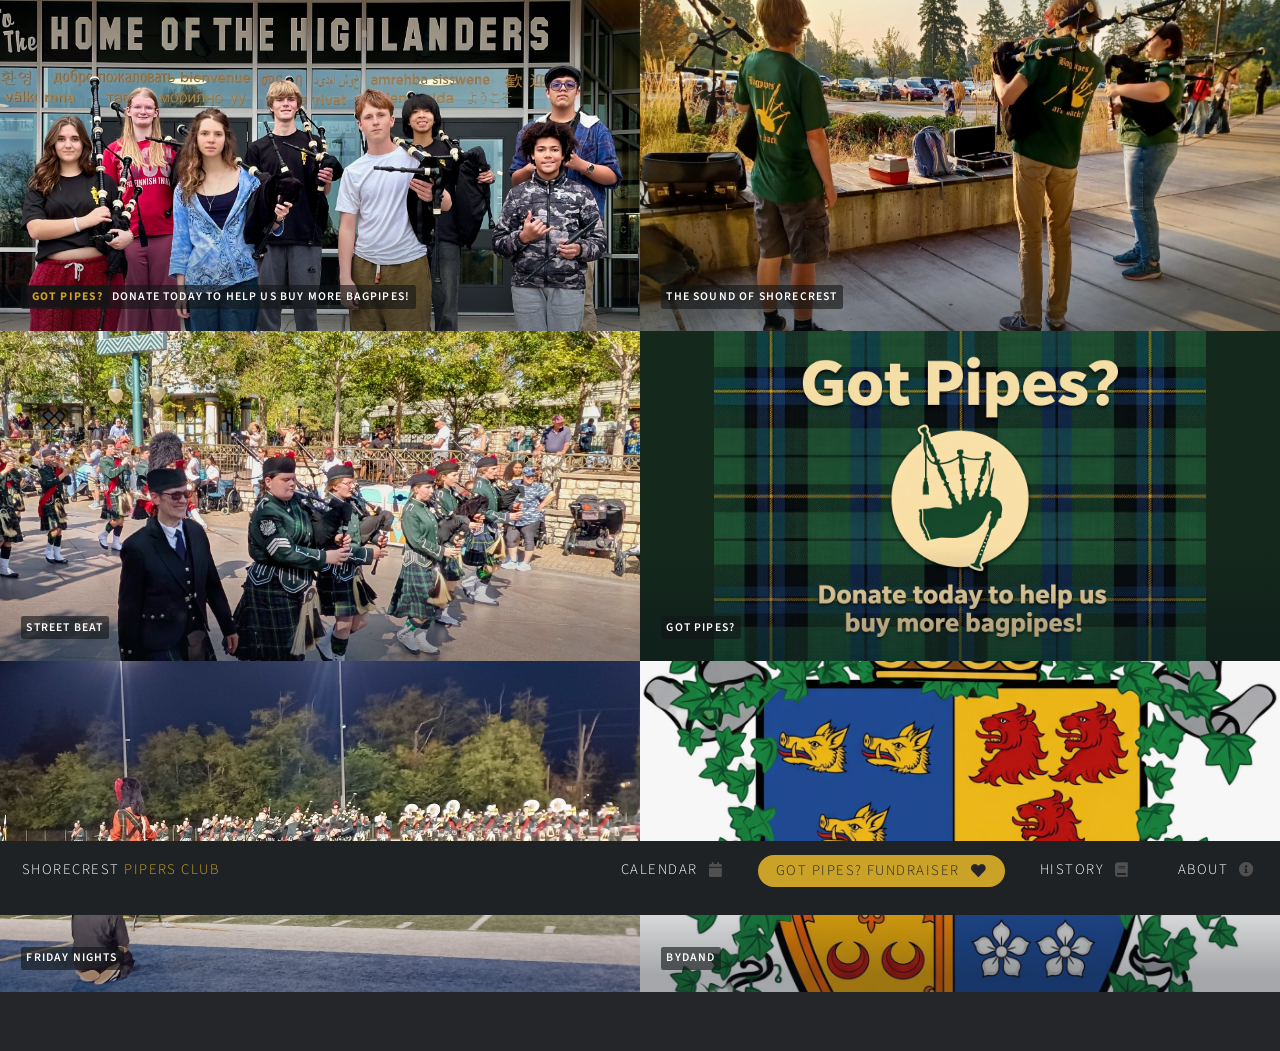
<file: index.html>
<!DOCTYPE HTML>
<!--
	Multiverse by HTML5 UP
	html5up.net | @ajlkn
	Free for personal and commercial use under the CCA 3.0 license (html5up.net/license)

	Branded and edited for the Shorecrest High School Pipers Club, Shoreline, Washington.
	School colors: forest green, old gold, navy (from the Clan Gordon tartan).
-->
<html>
	<head>
		<title>Shorecrest Pipers Club</title>
		<meta charset="utf-8" />
		<meta name="viewport" content="width=device-width, initial-scale=1, user-scalable=no" />
		<meta name="description" content="Pipers Club at Shorecrest High School in Shoreline, Washington: Highland bagpiping and drumming in the Clan Gordon tradition. No experience needed!" />
		<link rel="stylesheet" href="assets/css/main.css" />
		<link rel="stylesheet" href="assets/css/pipers.css" />
		<noscript><link rel="stylesheet" href="assets/css/noscript.css" /></noscript>
	</head>
	<body class="is-preload">

		<!-- Wrapper -->
			<div id="wrapper">

				<!-- Header -->
	<header id="header">
	    <h1><a href="index.html"><strong>Shorecrest</strong> Pipers Club</a></h1>
	    <nav id="main-nav"></nav>
    </header>

				<!-- Main -->
					<div id="main">

						<!-- Fundraiser tile.
						     The onclick is deliberate: the poptrox lightbox in main.js
						     intercepts every anchor inside #main and tries to open it
						     as an image. The inline handler runs before the plugin's,
						     navigates straight to the fundraiser page, and its
						     return false stops the lightbox from firing.
						     Photo needed: pipers in their PC t-shirts (per the
						     fundraising email). Drop it in as
						     images/thumbs/fundraiser.jpg (a wide crop ~ 600x360
						     or larger works best as a thumbnail).
						-->
						<article class="thumb">
							<a href="fundraiser.html" class="image" style="background-position: center top;" onclick="window.location.href='fundraiser.html'; return false;"><img src="images/thumbs/fundraiser.jpg" alt="2026-2027 Pipers Club Members" /></a>
							<h2><span style="color: #c9a227; font-weight: 700; background: rgba(18, 20, 22, 0.75); padding: 0.15em 0.45em;">Got Pipes?</span> Donate today to help us buy more bagpipes!</h2>
							<p>Our 2026-27 fundraiser will buy 3 more sets of bagpipes and equipment for our rapidly growing program so it stays free for anyone who wants to join. Click to donate.</p>
						</article>

                    <!--When the fundraiser is over, comment out the preceding tile but retain the code for future use. New tiles can be added for new events, announcements, etc. -->     
                        
						<!-- TEMPORARY: tiles 01, 02 and 04 have AI-generated pictures, replace before launch. REPLACED 11/16/2026-->
						<article class="thumb">
							<a href="images/fulls/01.jpg" class="image"><img src="images/thumbs/01.jpg" alt="Pipers of Shorecrest" /></a>
							<h2>The sound of Shorecrest</h2>
							<p>Pipers playing at the start of the first day of school (September 2025).</p>
						</article>
						<article class="thumb">
							<a href="images/fulls/02.jpg" class="image"><img src="images/thumbs/02.jpg" alt="Pipers Club Marching" /></a>
							<h2>Street beat</h2>
							<p>Pipers regularly perform in school and community parades (here, Disneyland 2026).</p>
						</article>
						
						<!-- Temporary: tartan tile repurposed as fundraiser promo during the
     Got Pipes? campaign. Restore the original Gordon tartan tile (03.jpg)
     when the drive ends.
						<article class="thumb">
							<a href="images/fulls/03.jpg" class="image"><img src="images/thumbs/03.jpg" alt="The Gordon tartan" /></a>
							<h2>The Gordon tartan</h2>
							<p>Shorecrest's kilts are the modern Gordon sett, worn with permission of the Clan.</p>
						</article>
						-->
<article class="thumb twinkle">
	<a href="fundraiser.html" class="image" style="background-size: contain; background-color: #14281c;" onclick="window.location='fundraiser.html'; return false;"><img src="images/thumbs/fundraiser2.jpg" alt="Got Pipes? Donate to our fundraiser" /></a>
	<h2 class="tile-gold">Got Pipes?</h2>
	<p>Donate to our fundraiser to buy more bagpipes!</p>
</article>
						
						
						<article class="thumb">
							<a href="images/fulls/04.jpg" class="image"><img src="images/thumbs/04.jpg" alt="Pipes leading the Highlanders" /></a>
							<h2>Friday nights</h2>
							<p>Pipes have escorted the Scots onto the field at home games and played at halftime for more than 40 years.</p>
						</article>

						<!-- Tiles 05-12 are not currently in use but can be re-added at any time by removing the comment-out and adding a new image to fulls/thumbs. To add a photo, save it as
						     images/thumbs/05.jpg (the tile) and images/fulls/05.jpg (the big view), and so on.
						<article class="thumb">
							<a href="images/fulls/05.jpg" class="image"><img src="images/thumbs/05.jpg" alt="A beginner with a practice chanter" /></a>
							<h2>First notes</h2>
							<p>Every piper starts on the practice chanter to learn the basics.</p>
						</article>
						<article class="thumb">
							<a href="images/fulls/06.jpg" class="image"><img src="images/thumbs/06.jpg" alt="A piper playing solo" /></a>
							<h2>Solo piping</h2>
							<p>Competing solo builds steady hands and steady nerves.</p>
						</article>
						<article class="thumb">
							<a href="images/fulls/07.jpg" class="image"><img src="images/thumbs/07.jpg" alt="The band in a community parade" /></a>
							<h2>In the parade</h2>
							<p>You'll find us at civic events across Shoreline and at Marching Band events every spring.</p>
						</article>
						<article class="thumb">
							<a href="images/fulls/08.jpg" class="image"><img src="images/thumbs/08.jpg" alt="Full Highland dress" /></a>
							<h2>Full dress</h2>
							<p>Highland dress, head to hose.</p>
						</article>
						<article class="thumb">
							<a href="images/fulls/09.jpg" class="image"><img src="images/thumbs/09.jpg" alt="Club rehearsal" /></a>
							<h2>Pipers' Club</h2>
							<p>We meet Tuesdays and Thursdays after school all year. Everyone is welcome!</p>
						</article>
						<article class="thumb">
							<a href="images/fulls/10.jpg" class="image"><img src="images/thumbs/10.jpg" alt="New members welcome" /></a>
							<h2>No experience needed</h2>
							<p>No prior music required. Curiosity is enough!</p>
						</article>
						<article class="thumb">
							<a href="images/fulls/11.jpg" class="image"><img src="images/thumbs/11.jpg" alt="The full pipes" /></a>
							<h2>About 100 decibels</h2>
							<p>The chanter whispers; the pipes do not. Always wear your earplugs!</p>
						</article>
						-->
						<article class="thumb">
							<a href="images/fulls/12.jpg" class="image"><img src="images/thumbs/12.jpg" alt="Bydand, the Clan Gordon motto" /></a>
							<h2>Bydand</h2>
							<p>The Shorecrest Highlanders' and Clan Gordon's motto in the <a href="https://www.dsl.ac.uk/entry/snd/bydand" target="new">Scots language</a>: <i>abiding</i> or <i>steadfast</i>.</p>
						</article>
					</div>

				<!-- Footer -->
	                <footer id="footer" class="panel"></footer>

			</div>

		<!-- Scripts -->
			<script src="assets/js/jquery.min.js"></script>
			<script src="assets/js/jquery.poptrox.min.js"></script>
			<script src="assets/js/browser.min.js"></script>
			<script src="assets/js/breakpoints.min.js"></script>
			<script src="assets/js/util.js"></script>
           <script src="assets/js/nav.js"></script>
			<script src="assets/js/main.js"></script>

	</body>
</html>
</file>
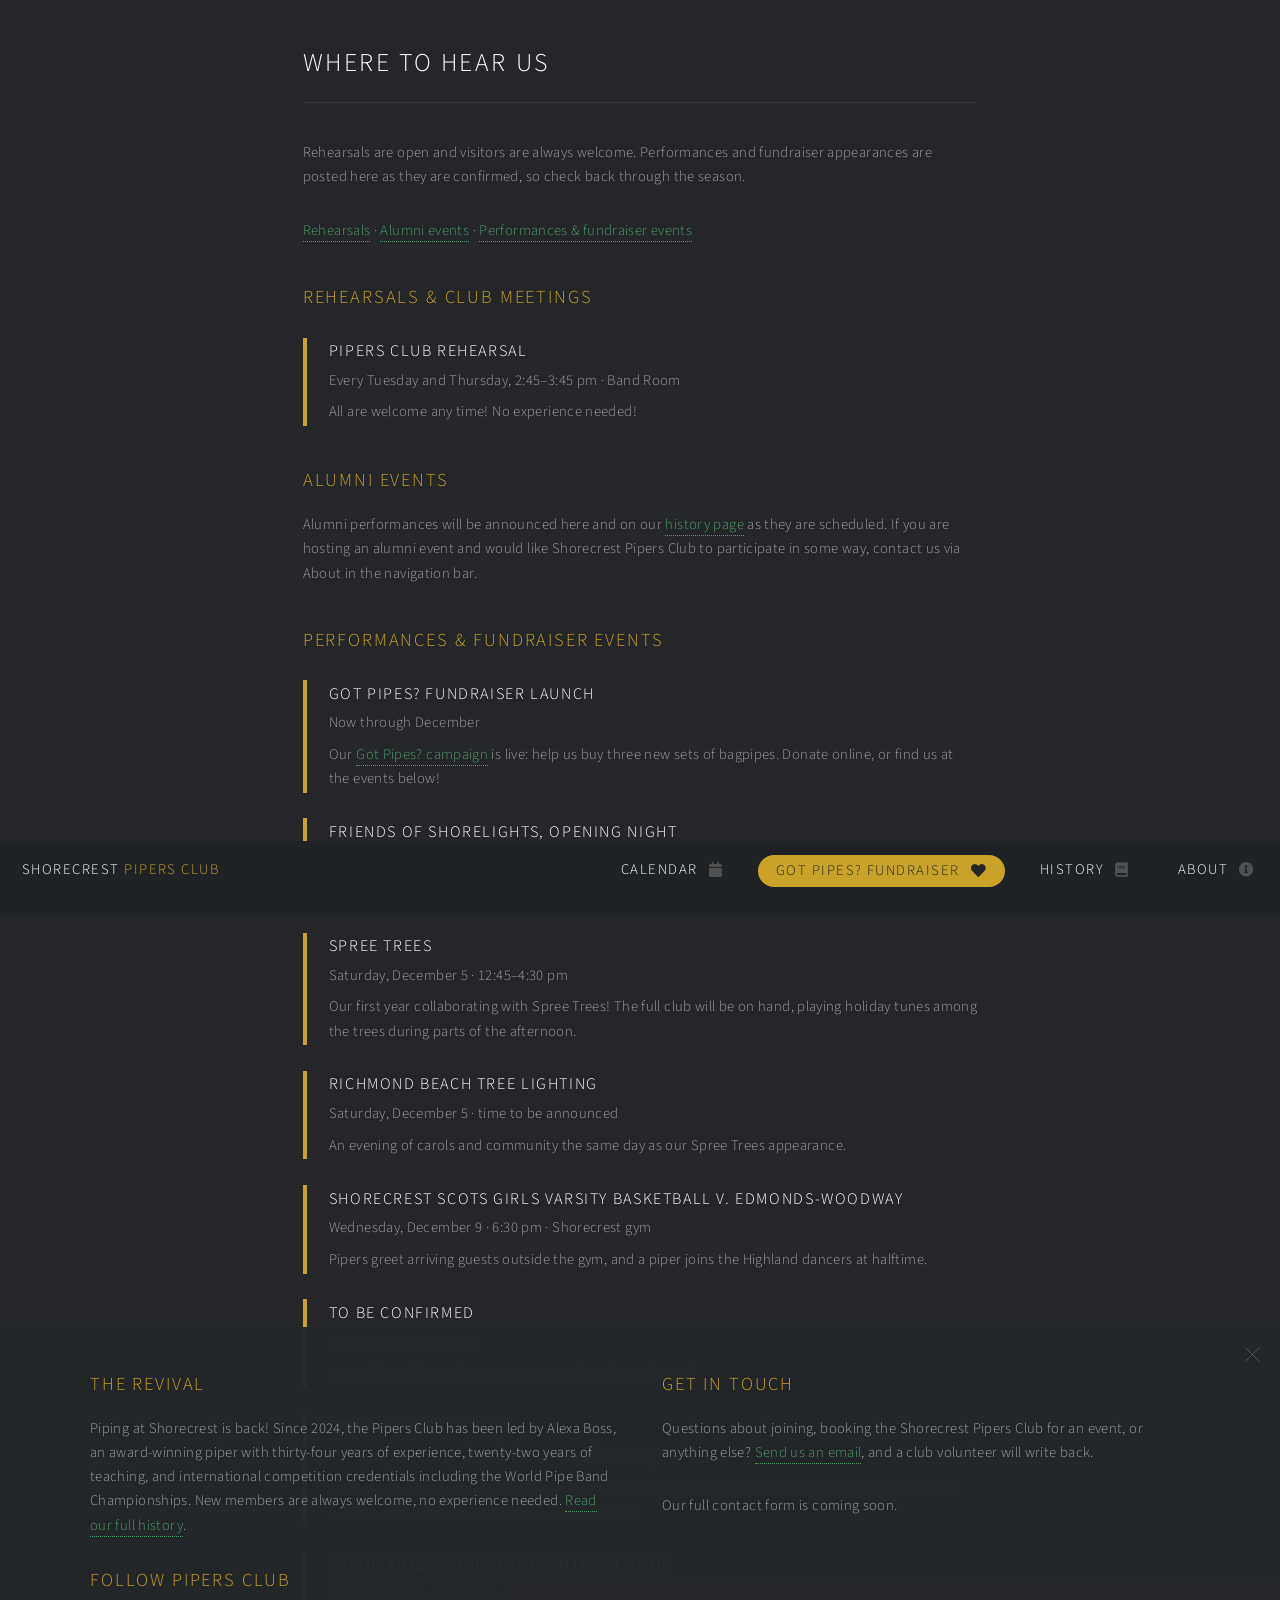
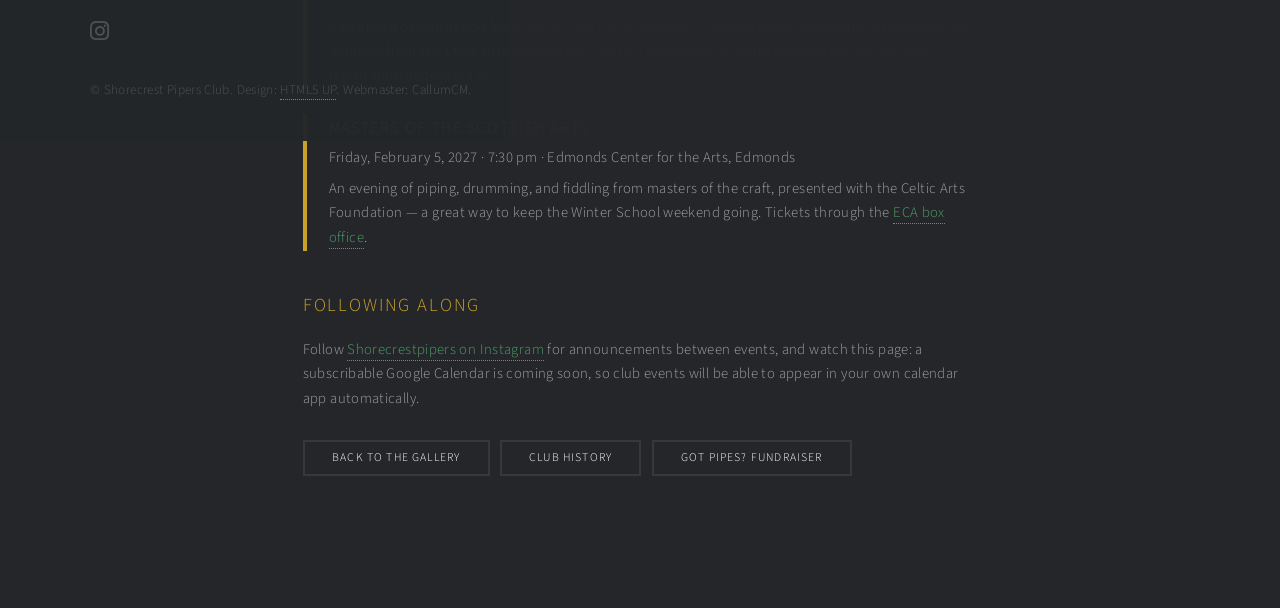
<file: calendar.html>
<!DOCTYPE HTML>
<!--
	Multiverse by HTML5 UP
	html5up.net | @ajlkn
	Free for personal and commercial use under the CCA 3.0 license (html5up.net/license)

	Calendar landing page for the Shorecrest High School Pipers Club.

	PAGE STRUCTURE: three jump-to sections (Rehearsals, Alumni events,
	Performances & fundraiser events), like the history page's menu.

	TO ADD AN EVENT:
	Duplicate one <section class="event"> block inside the right
	category and fill in its three parts in this order:
	  1. <h3> = event name
	  2. <p class="event-meta"> = when (day/date, time) and where
	  3. <p> = one- or two-sentence description
	Keep dated events in chronological order within their section.
	Delete sections whose events have passed.
-->
<html>
	<head>
		<title>Calendar | Shorecrest Pipers Club</title>
		<meta charset="utf-8" />
		<meta name="viewport" content="width=device-width, initial-scale=1, user-scalable=no" />
		<meta name="description" content="Where and when to hear the Shorecrest High School Pipers Club: rehearsals, community performances, and fundraiser appearances around Shoreline. All are welcome." />
		<link rel="stylesheet" href="assets/css/main.css" />
		<link rel="stylesheet" href="assets/css/pipers.css" />
		<noscript><link rel="stylesheet" href="assets/css/noscript.css" /></noscript>
	</head>
	<body class="is-preload">

		<!-- Wrapper -->
			<div id="wrapper">

				<!-- Header (nav contents are injected by nav.js) -->
					<header id="header">
						<h1><a href="index.html"><strong>Shorecrest</strong> Pipers Club</a></h1>
						<nav id="main-nav"></nav>
					</header>

				<!-- Calendar content -->
					<div id="calendar">
						<div class="history-content">

							<h1>Where to hear us</h1>

							<section>
								<p>Rehearsals are open and visitors are always welcome. Performances and fundraiser appearances are posted here as they are confirmed, so check back through the season.</p>
							</section>

							<!-- Jump-to menu. Anchors point at the section ids below. -->
							<p class="jump-menu">
								<a href="#rehearsals">Rehearsals</a> &middot;
								<a href="#alumni">Alumni events</a> &middot;
								<a href="#performances">Performances &amp; fundraiser events</a>
							</p>

						<!-- ==================== REHEARSALS ==================== -->

						<section id="rehearsals">
							<h2>Rehearsals &amp; club meetings</h2>
						</section>

							<section class="event">
								<h3>Pipers Club rehearsal</h3>
								<p class="event-meta">Every Tuesday and Thursday, 2:45&ndash;3:45 pm &middot; Band Room</p>
								<p>All are welcome any time! No experience needed!</p>
							</section>

						<!-- ==================== ALUMNI EVENTS ==================== -->

						<section id="alumni">
							<h2>Alumni events</h2>
							<p>Alumni performances will be announced here and on our <a href="history.html">history page</a> as they are scheduled. If you are hosting an alumni event and would like Shorecrest Pipers Club to participate in some way, contact us via About in the navigation bar.</p>
						</section>

						<!-- ==================== PERFORMANCES ==================== -->

						<section id="performances">
							<h2>Performances &amp; fundraiser events</h2>
						</section>

							<section class="event">
								<h3>Got Pipes? fundraiser launch</h3>
								<p class="event-meta">Now through December</p>
								<p>Our <a href="fundraiser.html">Got Pipes? campaign</a> is live: help us buy three new sets of bagpipes. Donate online, or find us at the events below!</p>
							</section>

							<section class="event">
								<h3>Friends of Shorelights, opening night</h3>
								<p class="event-meta">Thursday, December 3 &middot; time to be announced &middot; Shoreline</p>
								<p>Pipers play for the Highland dancers while the club promotes the fundraiser.</p>
							</section>

							<section class="event">
								<h3>Spree Trees</h3>
								<p class="event-meta">Saturday, December 5 &middot; 12:45&ndash;4:30 pm</p>
								<p>Our first year collaborating with Spree Trees! The full club will be on hand, playing holiday tunes among the trees during parts of the afternoon.</p>
							</section>

							<section class="event">
								<h3>Richmond Beach Tree Lighting</h3>
								<p class="event-meta">Saturday, December 5 &middot; time to be announced</p>
								<p>An evening of carols and community the same day as our Spree Trees appearance.</p>
							</section>

							<section class="event">
								<h3>Shorecrest Scots Girls Varsity Basketball v. Edmonds-Woodway</h3>
								<p class="event-meta">Wednesday, December 9 &middot; 6:30 pm &middot; Shorecrest gym</p>
								<p>Pipers greet arriving guests outside the gym, and a piper joins the Highland dancers at halftime.</p>
							</section>

							<section class="event">
								<h3>To be confirmed</h3>
								<p class="event-meta">Saturday, December 12</p>
								<p>A possible additional appearance. Details to be confirmed.</p>
							</section>

							<section class="event">
								<h3>Carols on the Steps</h3>
								<p class="event-meta">Friday, December 18 &middot; 7:30 am &middot; Shorecrest front steps</p>
								<p>Start the last day before winter break with carols on the front steps. The Highland Dancers hand out candy canes as everyone arrives. All are welcome!</p>
							</section>

							<section class="event">
								<h3><a href="https://www.celticarts.org/series/winter-school">Celtic Arts Foundation Winter School</a></h3>
								<p class="event-meta">Friday&ndash;Sunday, January 29&ndash;31, 2027 &middot; Seabeck</p>
								<p>A weekend of instruction from world-class Celtic musicians. Tuition, room, and board scholarships are available from the Celtic Arts Foundation. Contact Alexa Boss for more information and get your registration paperwork in.</p>
							</section>

							<section class="event">
							<h3>Masters of the Scottish Arts</h3>
							<p class="event-meta">Friday, February 5, 2027 &middot; 7:30 pm &middot; Edmonds Center for the Arts, Edmonds</p>
							<p>An evening of piping, drumming, and fiddling from masters of the craft, presented with the Celtic Arts Foundation &mdash; a great way to keep the Winter School weekend going. Tickets through the <a href="https://www.edmondscenterforthearts.org/events/masters-of-the-scottish-arts">ECA box office</a>.</p>
						</section>

							<!-- End of events. Add new sections above this comment. -->

							<section>
								<h2>Following along</h2>
								<p>Follow <a href="https://www.instagram.com/scpipers/">Shorecrestpipers on Instagram</a> for announcements between events, and watch this page: a subscribable Google Calendar is coming soon, so club events will be able to appear in your own calendar app automatically.</p>
							</section>

							<section>
								<p><a href="index.html" class="button small">Back to the gallery</a> &nbsp; <a href="history.html" class="button small">Club history</a> &nbsp; <a href="fundraiser.html" class="button small">Got Pipes? fundraiser</a></p>
							</section>

						</div>
					</div>

				<!-- Footer (contents are injected by nav.js) -->
					<footer id="footer" class="panel"></footer>

			</div>

		<!-- Scripts -->
			<script src="assets/js/jquery.min.js"></script>
			<script src="assets/js/jquery.poptrox.min.js"></script>
			<script src="assets/js/browser.min.js"></script>
			<script src="assets/js/breakpoints.min.js"></script>
			<script src="assets/js/util.js"></script>
			<script src="assets/js/nav.js"></script>
			<script src="assets/js/main.js"></script>

	</body>
</html>
</file>
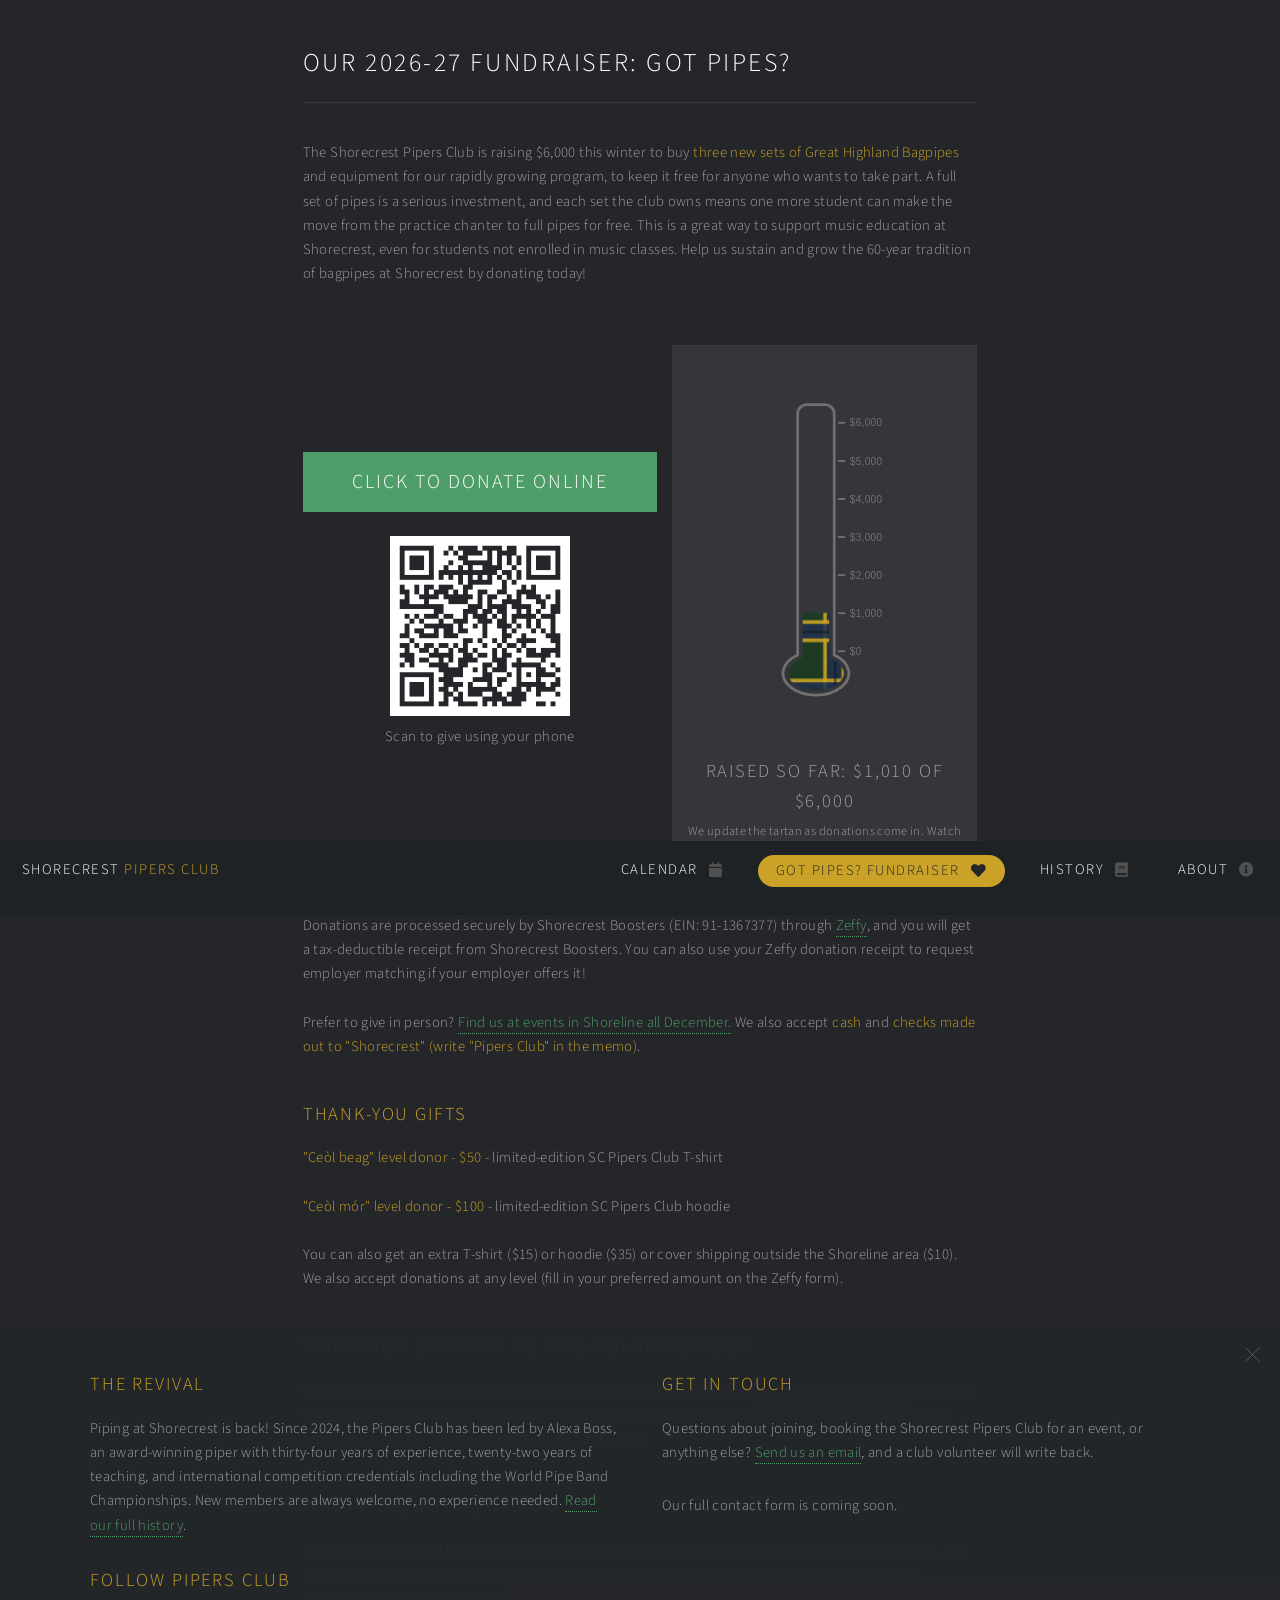
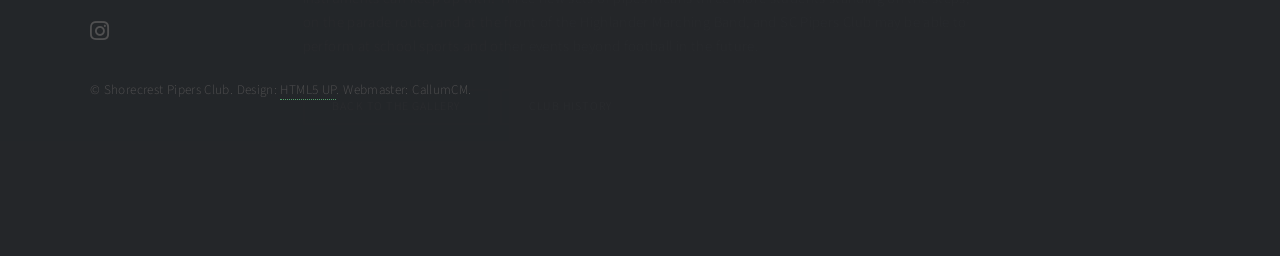
<file: fundraiser.html>
<!DOCTYPE HTML>
<!--
	Multiverse by HTML5 UP
	html5up.net | @ajlkn
	Free for personal and commercial use under the CCA 3.0 license (html5up.net/license)

	Got Pipes? fundraiser landing page for the Shorecrest High School Pipers Club, 2026.
	Campaign goal: $6,000 for three sets of Highland pipes and misc. equipment.

	TO EDIT AFTER LAUNCH:
	- Update RAISED in the meter script at the bottom of this page in the scripts section (one number) and
	  the thermometer fills itself.
-->
<html>
	<head>
		<title>Got Pipes? | Shorecrest Pipers Club</title>
		<meta charset="utf-8" />
		<meta name="viewport" content="width=device-width, initial-scale=1, user-scalable=no" />
		<meta name="description" content="The Shorecrest Pipers Club is raising $6,000 for its Got Pipes? fundraiser to buy 3 new sets of Highland bagpipes. Donate online via Zeffy, or find us around Shoreline this holiday season!" />
		<link rel="stylesheet" href="assets/css/main.css" />
		<link rel="stylesheet" href="assets/css/pipers.css" />
		<noscript><link rel="stylesheet" href="assets/css/noscript.css" /></noscript>
	</head>
	<body class="is-preload">

		<!-- Wrapper -->
			<div id="wrapper">

				<header id="header">
				    <h1><a href="index.html"><strong>Shorecrest</strong> Pipers Club</a></h1>
				    <nav id="main-nav"></nav>
    			</header>

				<!-- Fundraiser content -->
					<div id="fundraiser">
						<div class="history-content">

							<h1>Our 2026-27 fundraiser: Got Pipes?</h1>

							<section>
								<p>The Shorecrest Pipers Club is raising $6,000 this winter to buy <span class="gold">three new sets of Great Highland Bagpipes</span> and equipment for our rapidly growing program, to keep it free for anyone who wants to take part. A full set of pipes is a serious investment, and each set the club owns means one more student can make the move from the practice chanter to full pipes for free. This is a great way to support music education at Shorecrest, even for students not enrolled in music classes. Help us sustain and grow the 60-year tradition of bagpipes at Shorecrest by donating today!</p>
							</section>

							<!-- Donation zone: the button and QR code come FIRST
							     in the markup, so on phones they appear above the
							     thermometer. On wider screens the CSS in pipers.css
							     lays the two blocks out side by side, button/QR on
							     the left, thermometer on the right. -->
							<div class="donation-zone">

								<p class="cta">
									<a href="https://www.zeffy.com/en-US/ticketing/got-pipes" class="button primary large">Click to donate online</a><br /><br />
									<img src="images/got-pipes-qr.png" alt="QR code for the Got Pipes? donation page on Zeffy" width="180" height="180" /><br />
									<span class="cta-note">Scan to give using your phone</span>
								</p>

								<!-- Tartan thermometer.
								     The mercury fills with a Clan Gordon-inspired tartan
								     pattern (defined in <defs> below). #fill-level is the
								     rectangle that grows upward as donations arrive; the
								     script at the bottom of the page drives it from RAISED.

								     Update the current earnings by updating the variable RAISED at the bottom in scripts.

								     Shape: squared-off tube with rounded top corners (no
								     dome), flowing into a wide oval bulb at the bottom.
								     The glass is one outline, so the tube and bulb join
								     cleanly and the tartan never covers the edge. -->
								<div class="meter">
									<svg viewBox="0 0 300 400" role="img" aria-labelledby="meter-title meter-desc">
										<title id="meter-title">Donation thermometer</title>
										<desc id="meter-desc">A thermometer fills with the Gordon tartan as donations approach the $6,000 goal.</desc>

										<defs>
											<!-- Clan Gordon-inspired tartan tile: deep green
											     ground, navy bands with gold selvedges, black
											     pivot lines. Simplified sett, not registered. -->
											<pattern id="gordon" width="64" height="64" patternUnits="userSpaceOnUse">
												<rect width="64" height="64" fill="#1d3a22" />
												<!-- vertical navy band with gold edges -->
												<rect x="24" width="16" height="64" fill="#20304f" fill-opacity="0.85" />
												<rect x="20" width="4" height="64" fill="#c9a227" fill-opacity="0.9" />
												<rect x="40" width="4" height="64" fill="#c9a227" fill-opacity="0.9" />
												<!-- horizontal navy band with gold edges -->
												<rect y="24" width="64" height="16" fill="#20304f" fill-opacity="0.85" />
												<rect y="20" width="64" height="4" fill="#c9a227" fill-opacity="0.9" />
												<rect y="40" width="64" height="4" fill="#c9a227" fill-opacity="0.9" />
												<!-- fine black pivot lines, both directions -->
												<rect x="32" width="2" height="64" fill="#101418" fill-opacity="0.7" />
												<rect y="32" width="64" height="2" fill="#101418" fill-opacity="0.7" />
											</pattern>

											<!-- Glass outline: one shape for the tube and bulb together.
											     Tube: x=120 to 160, rounded top corners at y=40.
											     Bulb: oval at cx=140 cy=334, rx=36 ry=24. -->
											<path id="glass-outline" d="M120 314.04 V50 A10 10 0 0 1 130 40 H150 A10 10 0 0 1 160 50 V314.04 A36 24 0 1 1 120 314.04 Z" />

											<!-- Mercury area: the same shape, shrunk a little so the
											     tartan leaves a small gap inside the glass. -->
											<clipPath id="tube-clip">
												<path d="M125.5 317.72 V50 A4.5 4.5 0 0 1 130 45.5 H150 A4.5 4.5 0 0 1 154.5 50 V317.72 A30.5 18.5 0 1 1 125.5 317.72 Z" />
											</clipPath>
										</defs>

										<!-- Drawn in three layers, back to front. -->

										<!-- 1. Dark inside of the glass (reuses the outline above). -->
										<use href="#glass-outline" fill="#34363b" />

										<!-- 2. Mercury: tartan-filled bulb (always full) plus
										     the growing column, kept inside the mercury area. -->
										<g clip-path="url(#tube-clip)">
											<ellipse cx="140" cy="334" rx="36" ry="24" fill="url(#gordon)" />
											<!-- #fill-level: the script moves its top edge to the
											     amount raised. Its bottom stays hidden in the bulb. -->
											<rect id="fill-level" x="120" y="310" width="40" height="14" fill="url(#gordon)" />
										</g>

										<!-- 3. Glass edge, drawn last so it sits on top. -->
										<use href="#glass-outline" fill="none" stroke="#707071" stroke-width="3" stroke-linejoin="round" />

										<!-- Tick marks and amounts, right side. $0 is at y=310
										     and $6,000 at y=60, so each $1,000 is 41.7 apart. -->
										<g fill="#707071" font-size="11" font-family="Helvetica, Arial, sans-serif">
											<line x1="164" y1="60" x2="172" y2="60" stroke="#707071" stroke-width="2" />
											<text x="177" y="64">$6,000</text>
											<line x1="164" y1="101.7" x2="172" y2="101.7" stroke="#707071" stroke-width="2" />
											<text x="177" y="105.7">$5,000</text>
											<line x1="164" y1="143.3" x2="172" y2="143.3" stroke="#707071" stroke-width="2" />
											<text x="177" y="147.3">$4,000</text>
											<line x1="164" y1="185" x2="172" y2="185" stroke="#707071" stroke-width="2" />
											<text x="177" y="189">$3,000</text>
											<line x1="164" y1="226.7" x2="172" y2="226.7" stroke="#707071" stroke-width="2" />
											<text x="177" y="230.7">$2,000</text>
											<line x1="164" y1="268.3" x2="172" y2="268.3" stroke="#707071" stroke-width="2" />
											<text x="177" y="272.3">$1,000</text>
											<line x1="164" y1="310" x2="172" y2="310" stroke="#707071" stroke-width="2" />
											<text x="177" y="314">$0</text>
										</g>
									</svg>
									<p class="meter-amount" id="meter-amount">Raised so far: $1,010 of $6,000</p>
									<p class="meter-note">We update the tartan as donations come in. Watch it climb.</p>
								</div>

							</div>

							<p class="cta cta-details">
								<span class="cta-note">Donations are processed securely by Shorecrest Boosters (EIN: 91-1367377) through <a href="https://www.zeffy.com/en-US/ticketing/got-pipes">Zeffy</a>, and you will get a tax-deductible receipt from Shorecrest Boosters. You can also use your Zeffy donation receipt to request employer matching if your employer offers it!<br /><br />Prefer to give in person? <a href="calendar.html">Find us at events in Shoreline all December.</a> We also accept <strong class="gold">cash</strong> and <strong class="gold">checks made out to "Shorecrest" (write "Pipers Club" in the memo)</strong>.</span>
							</p>
							
							<section>
								<h2>Thank-you gifts</h2>
								<p><strong class="gold">"Ceòl beag" level donor - $50</strong> - limited-edition SC Pipers Club T-shirt<br /><br /><strong class="gold">"Ceòl mór" level donor - $100</strong> - limited-edition SC Pipers Club hoodie<br /><br />You can also get an extra T-shirt ($15) or hoodie ($35) or cover shipping outside the Shoreline area ($10). We also accept donations at any level (fill in your preferred amount on the Zeffy form).</p>
							</section>

							<section>
								<h2>Where you can hear us this holiday season</h2>
								<p>You can also donate cash or via app using Zeffy QR codes at our various <a href="calendar.html">appearances this winter</a>. Listen for Christmas carols arranged for the pipes: the club is learning them right now! There may be lights on the drone cords! There will almost certainly be Santa hats!</p>
							</section>

							<section>
								<h2>Why pipes, why now?</h2>
								<p>It's a good problem to have: Pipers Club restarted in 2024 under award-winning instructor Alexa Boss, and its newest members are working their way toward full pipes faster than the club's existing stock of instruments can keep up with! Three new sets of pipes means three more students standing on the steps, on the parade route, and at the front of the Highlander Marching Band, and SC Pipers Club may be able to perform at school sports and other events beyond football in the future.</p>
								<p><a href="index.html" class="button small">Back to the gallery</a> &nbsp; <a href="history.html" class="button small">Club history</a></p>
							</section>

						</div>
					</div>

				<!-- Footer -->
	<footer id="footer" class="panel"></footer>

			</div>

		<!-- Scripts -->
			<script src="assets/js/jquery.min.js"></script>
			<script src="assets/js/jquery.poptrox.min.js"></script>
			<script src="assets/js/browser.min.js"></script>
			<script src="assets/js/breakpoints.min.js"></script>
			<script src="assets/js/util.js"></script>
           <script src="assets/js/nav.js"></script>
			<script src="assets/js/main.js"></script>

			<script>
				// Tartan thermometer.
				// To update the page after donations: change RAISED to the
				// current total, and the mercury and text adjust themselves.
				//
				// Geometry (SVG coordinates): the mercury column spans from
				// the $0 mark (y=310) up to the $6,000 mark (y=60).
				var GOAL = 6000;
				var RAISED = 1010;

				(function() {
					var pct = Math.max(0, Math.min(RAISED / GOAL, 1));
					var zeroY = 310; // $0 mark
					var goalY = 60;  // $6,000 mark
					var baseY = 324; // bottom of the mercury, hidden in the bulb
					var levelY = zeroY - (zeroY - goalY) * pct; // top of the mercury
					document.getElementById('fill-level').setAttribute('y', levelY);
					document.getElementById('fill-level').setAttribute('height', baseY - levelY);
					document.getElementById('meter-amount').textContent =
						'Raised so far: $' + RAISED.toLocaleString() + ' of $' + GOAL.toLocaleString();
				})();
			</script>

	</body>
</html>
</file>
<file: assets/css/pipers.css>
/*
	pipers.css — branding overrides for the Shorecrest Pipers Club.
	Loaded after assets/css/main.css, so these rules win where selectors tie.

	Shorecrest High School colors, from the modern Clan Gordon tartan:
	forest green, old gold, navy. Template background (#242629) already
	sits close to navy, so we recolor accents only.

	Also contains styles shared by the reading-layout pages (history.html,
	fundraiser.html, calendar.html), which replace the thumbnail grid
	used on index.html.
*/

/* Importing an extra weight of the template font to display semibold properly
*/

@import url("https://fonts.googleapis.com/css?family=Source+Sans+Pro:600");

/* Accent green replaces the template teal (#34a58e) everywhere it appears. */

	a {
		color: #4f9e69;
		border-bottom-color: #4f9e69;
	}

	a:hover {
		color: #62bb80 !important;
		border-bottom-color: transparent;
	}

	input[type="submit"]:hover,
	input[type="reset"]:hover,
	input[type="button"]:hover,
	button:hover,
	.button:hover {
		box-shadow: inset 0 0 0 2px #4f9e69;
		color: #62bb80 !important;
	}

		input[type="submit"]:hover:active,
		input[type="reset"]:hover:active,
		input[type="button"]:hover:active,
		button:hover:active,
		.button:hover:active {
			background-color: rgba(79, 158, 105, 0.15);
			color: #62bb80 !important;
		}

	input[type="submit"].primary,
	input[type="reset"].primary,
	input[type="button"].primary,
	button.primary,
	.button.primary {
		background-color: #4f9e69;
	}

		input[type="submit"].primary:hover,
		input[type="reset"].primary:hover,
		input[type="button"].primary:hover,
		button.primary:hover,
		.button.primary:hover {
			background-color: #62bb80;
			color: #ffffff !important;
		}

			input[type="submit"].primary:hover:active,
			input[type="reset"].primary:hover:active,
			input[type="button"].primary:hover:active,
			button.primary:hover:active,
			.button.primary:hover:active {
				background-color: #3a7d51;
			}

	input[type="text"]:focus,
	input[type="password"]:focus,
	input[type="email"]:focus,
	input[type="tel"]:focus,
	input[type="search"]:focus,
	input[type="url"]:focus,
	select:focus,
	textarea:focus {
		box-shadow: inset 0 0 0 2px #4f9e69;
	}

	input[type="checkbox"]:checked + label:before,
	input[type="radio"]:checked + label:before {
		background: #4f9e69;
		border-color: #4f9e69;
	}

	input[type="checkbox"]:focus + label:before,
	input[type="radio"]:focus + label:before {
		box-shadow: 0 0 0 2px #4f9e69;
	}

	#header nav > ul > li a.active {
		background-color: #4f9e69;
		color: #ffffff;
	}

/* Old gold for the site name; keep the nav links white. */

	#header h1 {
		color: #c9a227;
	}

	#header h1 strong {
		color: #ffffff;
	}

/* Gold pill button for the Fundraiser link in the nav.
   nav.js gives that one link the "pill" class. */

	#header nav > ul > li a.pill {
		background-color: #c9a227;
		border-radius: 2em;
		color: #242629;
		line-height: 2.2em;
		margin: 0 0.75em;
		padding: 0 1.2em;
		vertical-align: middle;
	}

		#header nav > ul > li a.pill:before {
			color: #242629;
		}

		#header nav > ul > li a.pill:hover {
			color: #242629 !important;
		}

/* Headings inside the footer panel take the gold. */

	#footer h2 {
		color: #c9a227;
	}

/* Reading-page layout, shared by history.html, fundraiser.html,
   and calendar.html. */

	#history,
	#fundraiser,
	#calendar {
		padding: 3em 2em 3em 2em;
	}

	#history .history-content,
	#fundraiser .history-content,
	#calendar .history-content {
		margin: 0 auto;
		max-width: 46em;
	}

		#history h1,
		#fundraiser h1,
		#calendar h1 {
			border-bottom: solid 1px #36383c;
			font-size: 1.75em;
			margin-bottom: 1.5em;
			padding-bottom: 0.75em;
		}

		#history h2,
		#fundraiser h2,
		#calendar h2 {
			color: #c9a227;
			margin-top: 2.25em;
		}

		#history p,
		#fundraiser p,
		#calendar p {
			color: #a0a0a1;
		}

		#history hr,
		#fundraiser hr,
		#calendar hr {
			border-bottom: solid 1px #36383c;
			margin: 3em 0;
		}

	/* On phones the fixed header sits at the top, so keep extra top
	   clearance there; slightly tighter side padding for line length. */

	@media screen and (max-width: 736px) {

		#history,
		#fundraiser,
		#calendar {
			padding: 4.5em 1.25em 3em 1.25em;
		}

	}

/* Photo figures (history.html). */

	.history-photo {
		background: #34363b;
		border: solid 1px #36383c;
		margin: 2em 0;
		max-width: 100%;
	}

		.history-photo img {
			display: block;
			width: 100%;
		}

		.history-photo figcaption {
			color: #707071;
			font-size: 0.8em;
			padding: 0.85em 1em;
		}

	/* Two pictures side by side in one figure (the yearbook pages).
	   On phones they stack instead (see the media query below). */

		.history-pair {
			align-items: flex-start;
			display: flex;
			gap: 1em;
		}

			.history-pair img {
				min-width: 0;
				width: 50%;
			}

	@media screen and (max-width: 736px) {

		.history-pair {
			flex-direction: column;
		}

			.history-pair img {
				width: 100%;
			}

	}

/* Donation thermometer (fundraiser.html).

   The thermometer is drawn in the page itself (inline SVG). The script
   at the bottom of fundraiser.html moves the tartan "mercury" up from
   the $0 line to match RAISED. */

	.meter {
		background: #34363b;
		border: solid 1px #36383c;
		margin: 2em 0;
		padding: 1.5em 1em;
		text-align: center;
	}

		.meter svg {
			display: inline-block;
			height: auto;
			max-width: 420px;
			width: 100%;
		}

		.meter .meter-amount {
			color: #ffffff;
			font-size: 1.25em;
			font-weight: 300;
			letter-spacing: 0.1em;
			margin: 0.75em 0 0.25em 0;
			text-transform: uppercase;
		}

		.meter .meter-note {
			color: #707071;
			font-size: 0.85em;
			margin: 0;
		}

/* Narrow screens: stack the nav below the site title instead of
   letting it overlap. Applies to the phone layout where the fixed
   header sits at the top of the viewport. */

	@media screen and (max-width: 736px) {

		#header {
			height: auto;
			line-height: 2.4em;
			padding: 0.75em 1em;
		}

		#header h1 {
			display: block;
			line-height: 1.4em;
			margin: 0 0 0.4em 0;
		}

		#header nav {
			position: static;
		}

		#header nav > ul {
			display: flex;
			flex-wrap: wrap;
		}

		#header nav > ul > li a {
			padding: 0 1em 0 0;
		}

		/* Space after the gold pill, since links here have no left padding. */
		#header nav > ul > li a.pill {
			margin: 0 1em 0 0;
		}

		body {
			padding: 7em 0 0 0;
		}

	}

/* Between phone and desktop widths, tighten the header so the
   title and four links coexist on one row without overlap. */

	@media screen and (min-width: 737px) and (max-width: 960px) {

		#header h1 {
			font-size: 0.9em;
		}

		#header nav > ul > li a {
			padding: 0 1em;
		}

	}

/* Gold highlight for emphasized text. */

	.gold {
		color: #c9a227;
	}

/* Photo viewer on phones: the template hides the text and the X there,
   so a tapped tile looked like it was still loading. Show them like on
   a computer. The text waits until the picture has loaded. */

	@media screen and (max-width: 736px) {

		.poptrox-popup:not(.loading) .caption,
		.poptrox-popup .closer {
			display: block !important;
		}

	}

/* Gold for events in calendar file. */

	.event-meta {
		color: #c9a227;
	}

/* Tile headlines: dark scrim so titles read over any photo. */

	#main .thumb > h2 {
		background: rgba(18, 20, 22, 0.6);
		border-radius: 0.2em;
		font-weight: 600;
		padding: 0.25em 0.5em;
	}

	/* Pull the caption in slightly so the scrim clears the tile edge. */
	#main .thumb > h2 {
		left: 1.75em;
	}

/* Event entries (calendar.html): gold quote-box left border. */

	#calendar .event {
		border-left: 4px solid #c9a227;
		margin: 1.75em 0;
		padding: 0.1em 0 0.1em 1.5em;
	}

		#calendar .event h3 {
			color: #ffffff;
			margin-bottom: 0.35em;
		}

		#calendar .event .event-meta {
			margin-bottom: 0.5em;
		}

		#calendar .event p:last-child {
			margin-bottom: 0;
		}

/* Donation zone (fundraiser.html): button/QR beside the thermometer.
   Markup order puts the CTA first, so phones stack it on top. */

	.donation-zone {
		display: flex;
		flex-direction: column;
		align-items: stretch;
	}

	.donation-zone .cta {
		text-align: center;
	}

	@media screen and (min-width: 737px) {

		.donation-zone {
			flex-direction: row;
			align-items: center;
			gap: 1em;
		}

		/* Button/QR column takes its natural width; the thermometer
		   expands to fill the remaining half-ish of the row. */
		.donation-zone .cta {
			flex: 0 0 auto;
		}

		.donation-zone .meter {
			flex: 1 1 auto;
		}

	}

/* Jump-menu anchors land under the fixed header; nudge them down.
   Sized for phones (tallest header); desktop needs less but tolerates it. */

	#history section[id],
	#calendar section[id] {
		scroll-margin-top: 7.5em;
	}

/* Lightbox captions: stronger backdrop so white text reads
   over bright photos. */

	.poptrox-popup .caption {
		background-image: linear-gradient(to top, rgba(16, 16, 16, 0.85) 30%, rgba(16, 16, 16, 0.35) 65%, rgba(16, 16, 16, 0) 100%);
	}

/* Subtle periodic twinkle on promo tiles. Runs every 10 s; the
   glow ramps up and back down in about a third of a second.
   Apply class "twinkle" to any tile that should attract the eye. */

	@keyframes pipers-twinkle {
		0%        { filter: brightness(1); }
		1.5%      { filter: brightness(1.18) saturate(1.15); }
		3%        { filter: brightness(1.08); }
		4.5%      { filter: brightness(1.14); }
		6%        { filter: brightness(1); }
		100%      { filter: brightness(1); }
	}

	.twinkle {
		animation: pipers-twinkle 10s ease-in-out infinite;
	}

	/* Phones and anyone who prefers reduced motion: skip it. */
	@media screen and (max-width: 736px) {

		.twinkle {
			animation: none;
		}

	}

	@media (prefers-reduced-motion: reduce) {

		.twinkle {
			animation: none;
		}

	}

	/* Preload transition suppressed; don't let the twinkle
	   fight the tile fade-in (template kills animations while
	   preloading anyway, so this is belt and suspenders). */
</file>
<file: assets/css/noscript.css>
/*
	Multiverse by HTML5 UP
	html5up.net | @ajlkn
	Free for personal and commercial use under the CCA 3.0 license (html5up.net/license)
*/

/* Wrapper */

	body.is-preload #wrapper:before {
		display: none;
	}

/* Main */

	body.is-preload #main .thumb {
		pointer-events: auto;
		opacity: 1;
	}

/* Header */

	body.is-preload #header {
		-moz-transform: none;
		-webkit-transform: none;
		-ms-transform: none;
		transform: none;
	}
</file>
<file: assets/css/main.css>
@import url(fontawesome-all.min.css);
@import url("https://fonts.googleapis.com/css?family=Source+Sans+Pro:300,300italic,400,400italic");

/*
	Multiverse by HTML5 UP
	html5up.net | @ajlkn
	Free for personal and commercial use under the CCA 3.0 license (html5up.net/license)
*/

@-moz-keyframes spinner {
	0% {
		-moz-transform: rotate(0deg);
		-webkit-transform: rotate(0deg);
		-ms-transform: rotate(0deg);
		transform: rotate(0deg);
	}

	100% {
		-moz-transform: rotate(359deg);
		-webkit-transform: rotate(359deg);
		-ms-transform: rotate(359deg);
		transform: rotate(359deg);
	}
}

@-webkit-keyframes spinner {
	0% {
		-moz-transform: rotate(0deg);
		-webkit-transform: rotate(0deg);
		-ms-transform: rotate(0deg);
		transform: rotate(0deg);
	}

	100% {
		-moz-transform: rotate(359deg);
		-webkit-transform: rotate(359deg);
		-ms-transform: rotate(359deg);
		transform: rotate(359deg);
	}
}

@-ms-keyframes spinner {
	0% {
		-moz-transform: rotate(0deg);
		-webkit-transform: rotate(0deg);
		-ms-transform: rotate(0deg);
		transform: rotate(0deg);
	}

	100% {
		-moz-transform: rotate(359deg);
		-webkit-transform: rotate(359deg);
		-ms-transform: rotate(359deg);
		transform: rotate(359deg);
	}
}

@keyframes spinner {
	0% {
		-moz-transform: rotate(0deg);
		-webkit-transform: rotate(0deg);
		-ms-transform: rotate(0deg);
		transform: rotate(0deg);
	}

	100% {
		-moz-transform: rotate(359deg);
		-webkit-transform: rotate(359deg);
		-ms-transform: rotate(359deg);
		transform: rotate(359deg);
	}
}

html, body, div, span, applet, object,
iframe, h1, h2, h3, h4, h5, h6, p, blockquote,
pre, a, abbr, acronym, address, big, cite,
code, del, dfn, em, img, ins, kbd, q, s, samp,
small, strike, strong, sub, sup, tt, var, b,
u, i, center, dl, dt, dd, ol, ul, li, fieldset,
form, label, legend, table, caption, tbody,
tfoot, thead, tr, th, td, article, aside,
canvas, details, embed, figure, figcaption,
footer, header, hgroup, menu, nav, output, ruby,
section, summary, time, mark, audio, video {
	margin: 0;
	padding: 0;
	border: 0;
	font-size: 100%;
	font: inherit;
	vertical-align: baseline;}

article, aside, details, figcaption, figure,
footer, header, hgroup, menu, nav, section {
	display: block;}

body {
	line-height: 1;
}

ol, ul {
	list-style: none;
}

blockquote, q {
	quotes: none;
}

	blockquote:before, blockquote:after, q:before, q:after {
		content: '';
		content: none;
	}

table {
	border-collapse: collapse;
	border-spacing: 0;
}

body {
	-webkit-text-size-adjust: none;
}

mark {
	background-color: transparent;
	color: inherit;
}

input::-moz-focus-inner {
	border: 0;
	padding: 0;
}

input, select, textarea {
	-moz-appearance: none;
	-webkit-appearance: none;
	-ms-appearance: none;
	appearance: none;
}

/* Basic */

	@-ms-viewport {
		width: device-width;
	}

	body {
		-ms-overflow-style: scrollbar;
	}

	@media screen and (max-width: 480px) {

		html, body {
			min-width: 320px;
		}

	}

	html {
		box-sizing: border-box;
	}

	*, *:before, *:after {
		box-sizing: inherit;
	}

	body {
		background: #242629;
	}

		body.is-preload *, body.is-preload *:before, body.is-preload *:after {
			-moz-animation: none !important;
			-webkit-animation: none !important;
			-ms-animation: none !important;
			animation: none !important;
			-moz-transition: none !important;
			-webkit-transition: none !important;
			-ms-transition: none !important;
			transition: none !important;
		}

		body.is-resizing *, body.is-resizing *:before, body.is-resizing *:after {
			-moz-animation: none !important;
			-webkit-animation: none !important;
			-ms-animation: none !important;
			animation: none !important;
			-moz-transition: none !important;
			-webkit-transition: none !important;
			-ms-transition: none !important;
			transition: none !important;
		}

/* Type */

	body, input, select, textarea {
		color: #a0a0a1;
		font-family: "Source Sans Pro", Helvetica, sans-serif;
		font-size: 15pt;
		font-weight: 300;
		letter-spacing: 0.025em;
		line-height: 1.65;
	}

		@media screen and (max-width: 1680px) {

			body, input, select, textarea {
				font-size: 11pt;
			}

		}

	a {
		-moz-transition: color 0.2s ease-in-out, border-bottom-color 0.2s ease-in-out;
		-webkit-transition: color 0.2s ease-in-out, border-bottom-color 0.2s ease-in-out;
		-ms-transition: color 0.2s ease-in-out, border-bottom-color 0.2s ease-in-out;
		transition: color 0.2s ease-in-out, border-bottom-color 0.2s ease-in-out;
		border-bottom: dotted 1px;
		color: #34a58e;
		text-decoration: none;
	}

		a:hover {
			border-bottom-color: transparent;
			color: #34a58e !important;
		}

	strong, b {
		color: #ffffff;
		font-weight: 300;
	}

	em, i {
		font-style: italic;
	}

	p {
		margin: 0 0 2em 0;
	}

	h1, h2, h3, h4, h5, h6 {
		color: #ffffff;
		font-weight: 300;
		letter-spacing: 0.1em;
		line-height: 1.5;
		margin: 0 0 1em 0;
		text-transform: uppercase;
	}

		h1 a, h2 a, h3 a, h4 a, h5 a, h6 a {
			color: inherit;
			text-decoration: none;
		}

	h1 {
		font-size: 2em;
	}

	h2 {
		font-size: 1.25em;
	}

	h3 {
		font-size: 1.1em;
	}

	h4 {
		font-size: 1em;
	}

	h5 {
		font-size: 0.9em;
	}

	h6 {
		font-size: 0.7em;
	}

	@media screen and (max-width: 736px) {

		h2 {
			font-size: 1em;
		}

		h3 {
			font-size: 0.9em;
		}

		h4 {
			font-size: 0.8em;
		}

		h5 {
			font-size: 0.7em;
		}

		h6 {
			font-size: 0.7em;
		}

	}

	sub {
		font-size: 0.8em;
		position: relative;
		top: 0.5em;
	}

	sup {
		font-size: 0.8em;
		position: relative;
		top: -0.5em;
	}

	blockquote {
		border-left: 4px #36383c;
		font-style: italic;
		margin: 0 0 2em 0;
		padding: 0.5em 0 0.5em 2em;
	}

	code {
		background: #34363b;
		border: solid 1px #36383c;
		font-family: "Courier New", monospace;
		font-size: 0.9em;
		margin: 0 0.25em;
		padding: 0.25em 0.65em;
	}

	pre {
		-webkit-overflow-scrolling: touch;
		font-family: "Courier New", monospace;
		font-size: 0.9em;
		margin: 0 0 2em 0;
	}

		pre code {
			display: block;
			line-height: 1.75;
			padding: 1em 1.5em;
			overflow-x: auto;
		}

	hr {
		border: 0;
		border-bottom: solid 1px #36383c;
		margin: 2em 0;
	}

		hr.major {
			margin: 3em 0;
		}

	.align-left {
		text-align: left;
	}

	.align-center {
		text-align: center;
	}

	.align-right {
		text-align: right;
	}

/* Button */

	input[type="submit"],
	input[type="reset"],
	input[type="button"],
	button,
	.button {
		-moz-appearance: none;
		-webkit-appearance: none;
		-ms-appearance: none;
		appearance: none;
		-moz-transition: background-color 0.2s ease-in-out, box-shadow 0.2s ease-in-out, color 0.2s ease-in-out;
		-webkit-transition: background-color 0.2s ease-in-out, box-shadow 0.2s ease-in-out, color 0.2s ease-in-out;
		-ms-transition: background-color 0.2s ease-in-out, box-shadow 0.2s ease-in-out, color 0.2s ease-in-out;
		transition: background-color 0.2s ease-in-out, box-shadow 0.2s ease-in-out, color 0.2s ease-in-out;
		background-color: transparent;
		border: 0;
		border-radius: 0;
		box-shadow: inset 0 0 0 2px #36383c;
		color: #ffffff !important;
		cursor: pointer;
		display: inline-block;
		font-size: 0.9em;
		font-weight: 300;
		height: 3.05556em;
		letter-spacing: 0.1em;
		line-height: 3.05556em;
		padding: 0 2.5em;
		text-align: center;
		text-decoration: none;
		text-transform: uppercase;
		white-space: nowrap;
	}

		input[type="submit"]:hover,
		input[type="reset"]:hover,
		input[type="button"]:hover,
		button:hover,
		.button:hover {
			box-shadow: inset 0 0 0 2px #34a58e;
			color: #34a58e !important;
		}

			input[type="submit"]:hover:active,
			input[type="reset"]:hover:active,
			input[type="button"]:hover:active,
			button:hover:active,
			.button:hover:active {
				background-color: rgba(52, 165, 142, 0.15);
				color: #34a58e !important;
			}

		input[type="submit"].icon,
		input[type="reset"].icon,
		input[type="button"].icon,
		button.icon,
		.button.icon {
			padding-left: 1.35em;
		}

			input[type="submit"].icon:before,
			input[type="reset"].icon:before,
			input[type="button"].icon:before,
			button.icon:before,
			.button.icon:before {
				margin-right: 0.5em;
			}

		input[type="submit"].fit,
		input[type="reset"].fit,
		input[type="button"].fit,
		button.fit,
		.button.fit {
			width: 100%;
		}

		input[type="submit"].small,
		input[type="reset"].small,
		input[type="button"].small,
		button.small,
		.button.small {
			font-size: 0.8em;
		}

		input[type="submit"].large,
		input[type="reset"].large,
		input[type="button"].large,
		button.large,
		.button.large {
			font-size: 1.35em;
		}

		input[type="submit"].primary,
		input[type="reset"].primary,
		input[type="button"].primary,
		button.primary,
		.button.primary {
			background-color: #34a58e;
			box-shadow: none;
		}

			input[type="submit"].primary:hover,
			input[type="reset"].primary:hover,
			input[type="button"].primary:hover,
			button.primary:hover,
			.button.primary:hover {
				background-color: #47c5ab;
				color: #ffffff !important;
			}

				input[type="submit"].primary:hover:active,
				input[type="reset"].primary:hover:active,
				input[type="button"].primary:hover:active,
				button.primary:hover:active,
				.button.primary:hover:active {
					background-color: #287e6d;
				}

		input[type="submit"].disabled, input[type="submit"]:disabled,
		input[type="reset"].disabled,
		input[type="reset"]:disabled,
		input[type="button"].disabled,
		input[type="button"]:disabled,
		button.disabled,
		button:disabled,
		.button.disabled,
		.button:disabled {
			pointer-events: none;
			opacity: 0.35;
		}

/* Form */

	form {
		margin: 0 0 2em 0;
	}

		form > :last-child {
			margin-bottom: 0;
		}

		form > .fields {
			display: -moz-flex;
			display: -webkit-flex;
			display: -ms-flex;
			display: flex;
			-moz-flex-wrap: wrap;
			-webkit-flex-wrap: wrap;
			-ms-flex-wrap: wrap;
			flex-wrap: wrap;
			width: calc(100% + 3em);
			margin: -1.5em 0 2em -1.5em;
		}

			form > .fields > .field {
				-moz-flex-grow: 0;
				-webkit-flex-grow: 0;
				-ms-flex-grow: 0;
				flex-grow: 0;
				-moz-flex-shrink: 0;
				-webkit-flex-shrink: 0;
				-ms-flex-shrink: 0;
				flex-shrink: 0;
				padding: 1.5em 0 0 1.5em;
				width: calc(100% - 1.5em);
			}

				form > .fields > .field.half {
					width: calc(50% - 0.75em);
				}

				form > .fields > .field.third {
					width: calc(100%/3 - 0.5em);
				}

				form > .fields > .field.quarter {
					width: calc(25% - 0.375em);
				}

		@media screen and (max-width: 736px) {

			form > .fields {
				width: calc(100% + 3em);
				margin: -1.5em 0 2em -1.5em;
			}

				form > .fields > .field {
					padding: 1.5em 0 0 1.5em;
					width: calc(100% - 1.5em);
				}

					form > .fields > .field.half {
						width: calc(100% - 1.5em);
					}

					form > .fields > .field.third {
						width: calc(100% - 1.5em);
					}

					form > .fields > .field.quarter {
						width: calc(100% - 1.5em);
					}

		}

	label {
		color: #ffffff;
		display: block;
		font-size: 0.9em;
		font-weight: 300;
		margin: 0 0 1em 0;
	}

	input[type="text"],
	input[type="password"],
	input[type="email"],
	input[type="tel"],
	input[type="search"],
	input[type="url"],
	select,
	textarea {
		-moz-appearance: none;
		-webkit-appearance: none;
		-ms-appearance: none;
		appearance: none;
		background: #34363b;
		border: 0;
		border-radius: 0;
		color: #a0a0a1;
		display: block;
		outline: 0;
		padding: 0 1em;
		text-decoration: none;
		width: 100%;
	}

		input[type="text"]:invalid,
		input[type="password"]:invalid,
		input[type="email"]:invalid,
		input[type="tel"]:invalid,
		input[type="search"]:invalid,
		input[type="url"]:invalid,
		select:invalid,
		textarea:invalid {
			box-shadow: none;
		}

		input[type="text"]:focus,
		input[type="password"]:focus,
		input[type="email"]:focus,
		input[type="tel"]:focus,
		input[type="search"]:focus,
		input[type="url"]:focus,
		select:focus,
		textarea:focus {
			box-shadow: inset 0 0 0 2px #34a58e;
		}

	select {
		background-image: url("data:image/svg+xml;charset=utf8,%3Csvg xmlns='http://www.w3.org/2000/svg' width='40' height='40' preserveAspectRatio='none' viewBox='0 0 40 40'%3E%3Cpath d='M9.4,12.3l10.4,10.4l10.4-10.4c0.2-0.2,0.5-0.4,0.9-0.4c0.3,0,0.6,0.1,0.9,0.4l3.3,3.3c0.2,0.2,0.4,0.5,0.4,0.9 c0,0.4-0.1,0.6-0.4,0.9L20.7,31.9c-0.2,0.2-0.5,0.4-0.9,0.4c-0.3,0-0.6-0.1-0.9-0.4L4.3,17.3c-0.2-0.2-0.4-0.5-0.4-0.9 c0-0.4,0.1-0.6,0.4-0.9l3.3-3.3c0.2-0.2,0.5-0.4,0.9-0.4S9.1,12.1,9.4,12.3z' fill='%2336383c' /%3E%3C/svg%3E");
		background-size: 1.25rem;
		background-repeat: no-repeat;
		background-position: calc(100% - 1rem) center;
		height: 2.75em;
		padding-right: 2.75em;
		text-overflow: ellipsis;
	}

		select option {
			color: #ffffff;
			background: #242629;
		}

		select:focus::-ms-value {
			background-color: transparent;
		}

		select::-ms-expand {
			display: none;
		}

	input[type="text"],
	input[type="password"],
	input[type="email"],
	input[type="tel"],
	input[type="search"],
	input[type="url"],
	select {
		height: 2.75em;
	}

	textarea {
		padding: 0.75em 1em;
	}

	input[type="checkbox"],
	input[type="radio"] {
		-moz-appearance: none;
		-webkit-appearance: none;
		-ms-appearance: none;
		appearance: none;
		display: block;
		float: left;
		margin-right: -2em;
		opacity: 0;
		width: 1em;
		z-index: -1;
	}

		input[type="checkbox"] + label,
		input[type="radio"] + label {
			text-decoration: none;
			color: #a0a0a1;
			cursor: pointer;
			display: inline-block;
			font-size: 1em;
			font-weight: 300;
			padding-left: 2.4em;
			padding-right: 0.75em;
			position: relative;
		}

			input[type="checkbox"] + label:before,
			input[type="radio"] + label:before {
				-moz-osx-font-smoothing: grayscale;
				-webkit-font-smoothing: antialiased;
				display: inline-block;
				font-style: normal;
				font-variant: normal;
				text-rendering: auto;
				line-height: 1;
				text-transform: none !important;
				font-family: 'Font Awesome 5 Free';
				font-weight: 900;
			}

			input[type="checkbox"] + label:before,
			input[type="radio"] + label:before {
				background: #34363b;
				content: '';
				display: inline-block;
				font-size: 0.8em;
				height: 2.0625em;
				left: 0;
				line-height: 2.0625em;
				position: absolute;
				text-align: center;
				top: 0;
				width: 2.0625em;
			}

		input[type="checkbox"]:checked + label:before,
		input[type="radio"]:checked + label:before {
			background: #34a58e;
			border-color: #34a58e;
			color: #ffffff;
			content: '\f00c';
		}

		input[type="checkbox"]:focus + label:before,
		input[type="radio"]:focus + label:before {
			box-shadow: 0 0 0 2px #34a58e;
		}

	input[type="radio"] + label:before {
		border-radius: 100%;
	}

	::-webkit-input-placeholder {
		color: #707071 !important;
		opacity: 1.0;
	}

	:-moz-placeholder {
		color: #707071 !important;
		opacity: 1.0;
	}

	::-moz-placeholder {
		color: #707071 !important;
		opacity: 1.0;
	}

	:-ms-input-placeholder {
		color: #707071 !important;
		opacity: 1.0;
	}

/* Icon */

	.icon {
		text-decoration: none;
		border-bottom: none;
		position: relative;
	}

		.icon:before {
			-moz-osx-font-smoothing: grayscale;
			-webkit-font-smoothing: antialiased;
			display: inline-block;
			font-style: normal;
			font-variant: normal;
			text-rendering: auto;
			line-height: 1;
			text-transform: none !important;
			font-family: 'Font Awesome 5 Free';
			font-weight: 400;
		}

		.icon > .label {
			display: none;
		}

		.icon:before {
			line-height: inherit;
		}

		.icon.solid:before {
			font-weight: 900;
		}

		.icon.brands:before {
			font-family: 'Font Awesome 5 Brands';
		}

/* List */

	ol {
		list-style: decimal;
		margin: 0 0 2em 0;
		padding-left: 1.25em;
	}

		ol li {
			padding-left: 0.25em;
		}

	ul {
		list-style: disc;
		margin: 0 0 2em 0;
		padding-left: 1em;
	}

		ul li {
			padding-left: 0.5em;
		}

		ul.alt {
			list-style: none;
			padding-left: 0;
		}

			ul.alt li {
				border-top: solid 1px #36383c;
				padding: 0.5em 0;
			}

				ul.alt li:first-child {
					border-top: 0;
					padding-top: 0;
				}

	dl {
		margin: 0 0 2em 0;
	}

		dl dt {
			display: block;
			font-weight: 300;
			margin: 0 0 1em 0;
		}

		dl dd {
			margin-left: 2em;
		}

/* Actions */

	ul.actions {
		display: -moz-flex;
		display: -webkit-flex;
		display: -ms-flex;
		display: flex;
		cursor: default;
		list-style: none;
		margin-left: -1em;
		padding-left: 0;
	}

		ul.actions li {
			padding: 0 0 0 1em;
			vertical-align: middle;
		}

		ul.actions.special {
			-moz-justify-content: center;
			-webkit-justify-content: center;
			-ms-justify-content: center;
			justify-content: center;
			width: 100%;
			margin-left: 0;
		}

			ul.actions.special li:first-child {
				padding-left: 0;
			}

		ul.actions.stacked {
			-moz-flex-direction: column;
			-webkit-flex-direction: column;
			-ms-flex-direction: column;
			flex-direction: column;
			margin-left: 0;
		}

			ul.actions.stacked li {
				padding: 1.3em 0 0 0;
			}

				ul.actions.stacked li:first-child {
					padding-top: 0;
				}

		ul.actions.fit {
			width: calc(100% + 1em);
		}

			ul.actions.fit li {
				-moz-flex-grow: 1;
				-webkit-flex-grow: 1;
				-ms-flex-grow: 1;
				flex-grow: 1;
				-moz-flex-shrink: 1;
				-webkit-flex-shrink: 1;
				-ms-flex-shrink: 1;
				flex-shrink: 1;
				width: 100%;
			}

				ul.actions.fit li > * {
					width: 100%;
				}

			ul.actions.fit.stacked {
				width: 100%;
			}

		@media screen and (max-width: 480px) {

			ul.actions:not(.fixed) {
				-moz-flex-direction: column;
				-webkit-flex-direction: column;
				-ms-flex-direction: column;
				flex-direction: column;
				margin-left: 0;
				width: 100% !important;
			}

				ul.actions:not(.fixed) li {
					-moz-flex-grow: 1;
					-webkit-flex-grow: 1;
					-ms-flex-grow: 1;
					flex-grow: 1;
					-moz-flex-shrink: 1;
					-webkit-flex-shrink: 1;
					-ms-flex-shrink: 1;
					flex-shrink: 1;
					padding: 1em 0 0 0;
					text-align: center;
					width: 100%;
				}

					ul.actions:not(.fixed) li > * {
						width: 100%;
					}

					ul.actions:not(.fixed) li:first-child {
						padding-top: 0;
					}

					ul.actions:not(.fixed) li input[type="submit"],
					ul.actions:not(.fixed) li input[type="reset"],
					ul.actions:not(.fixed) li input[type="button"],
					ul.actions:not(.fixed) li button,
					ul.actions:not(.fixed) li .button {
						width: 100%;
					}

						ul.actions:not(.fixed) li input[type="submit"].icon:before,
						ul.actions:not(.fixed) li input[type="reset"].icon:before,
						ul.actions:not(.fixed) li input[type="button"].icon:before,
						ul.actions:not(.fixed) li button.icon:before,
						ul.actions:not(.fixed) li .button.icon:before {
							margin-left: -0.5rem;
						}

		}

/* Icons */

	ul.icons {
		cursor: default;
		list-style: none;
		padding-left: 0;
	}

		ul.icons li {
			display: inline-block;
			padding: 0 1em 0 0;
		}

			ul.icons li:last-child {
				padding-right: 0;
			}

			ul.icons li .icon {
				color: #505051;
			}

				ul.icons li .icon:before {
					font-size: 1.5em;
				}

/* Table */

	.table-wrapper {
		-webkit-overflow-scrolling: touch;
		overflow-x: auto;
	}

	table {
		margin: 0 0 2em 0;
		width: 100%;
	}

		table tbody tr {
			border: solid 1px #36383c;
			border-left: 0;
			border-right: 0;
		}

			table tbody tr:nth-child(2n + 1) {
				background-color: #34363b;
			}

		table td {
			padding: 0.75em 0.75em;
		}

		table th {
			color: #ffffff;
			font-size: 0.9em;
			font-weight: 300;
			padding: 0 0.75em 0.75em 0.75em;
			text-align: left;
		}

		table thead {
			border-bottom: solid 2px #36383c;
		}

		table tfoot {
			border-top: solid 2px #36383c;
		}

		table.alt {
			border-collapse: separate;
		}

			table.alt tbody tr td {
				border: solid 1px #36383c;
				border-left-width: 0;
				border-top-width: 0;
			}

				table.alt tbody tr td:first-child {
					border-left-width: 1px;
				}

			table.alt tbody tr:first-child td {
				border-top-width: 1px;
			}

			table.alt thead {
				border-bottom: 0;
			}

			table.alt tfoot {
				border-top: 0;
			}

/* Panel */

	.panel {
		padding: 4em 4em 2em 4em ;
		-moz-transform: translateY(100vh);
		-webkit-transform: translateY(100vh);
		-ms-transform: translateY(100vh);
		transform: translateY(100vh);
		-moz-transition: -moz-transform 0.5s ease;
		-webkit-transition: -webkit-transform 0.5s ease;
		-ms-transition: -ms-transform 0.5s ease;
		transition: transform 0.5s ease;
		-webkit-overflow-scrolling: touch;
		background: rgba(36, 38, 41, 0.975);
		bottom: 4em;
		left: 0;
		max-height: calc(80vh - 4em);
		overflow-y: auto;
		position: fixed;
		width: 100%;
		z-index: 10001;
	}

		.panel.active {
			-moz-transform: translateY(1px);
			-webkit-transform: translateY(1px);
			-ms-transform: translateY(1px);
			transform: translateY(1px);
		}

		.panel > .inner {
			margin: 0 auto;
			max-width: 100%;
			width: 75em;
		}

			.panel > .inner.split {
				display: -moz-flex;
				display: -webkit-flex;
				display: -ms-flex;
				display: flex;
			}

				.panel > .inner.split > div {
					margin-left: 4em;
					width: 50%;
				}

				.panel > .inner.split > :first-child {
					margin-left: 0;
				}

		.panel > .closer {
			-moz-transition: opacity 0.2s ease-in-out;
			-webkit-transition: opacity 0.2s ease-in-out;
			-ms-transition: opacity 0.2s ease-in-out;
			transition: opacity 0.2s ease-in-out;
			background-image: url("images/close.svg");
			background-position: center;
			background-repeat: no-repeat;
			background-size: 3em;
			cursor: pointer;
			height: 5em;
			opacity: 0.25;
			position: absolute;
			right: 0;
			top: 0;
			width: 5em;
			z-index: 2;
		}

			.panel > .closer:hover {
				opacity: 1.0;
			}

		@media screen and (max-width: 1280px) {

			.panel {
				padding: 3em 3em 1em 3em ;
			}

				.panel > .inner.split > div {
					margin-left: 3em;
				}

				.panel > .closer {
					background-size: 2.5em;
					background-position: 75% 25%;
				}

		}

		@media screen and (max-width: 980px) {

			.panel > .inner.split {
				-moz-flex-direction: column;
				-webkit-flex-direction: column;
				-ms-flex-direction: column;
				flex-direction: column;
			}

				.panel > .inner.split > div {
					margin-left: 0;
					width: 100%;
				}

		}

		@media screen and (max-width: 736px) {

			.panel {
				-moz-transform: translateY(-100vh);
				-webkit-transform: translateY(-100vh);
				-ms-transform: translateY(-100vh);
				transform: translateY(-100vh);
				padding: 4em 2em 2em 2em ;
				bottom: auto;
				top: calc(4em - 1px);
			}

				.panel.active {
					-moz-transform: translateY(0);
					-webkit-transform: translateY(0);
					-ms-transform: translateY(0);
					transform: translateY(0);
				}

		}

/* Poptrox Popup */

	.poptrox-overlay {
		-webkit-tap-highlight-color: rgba(255, 255, 255, 0);
	}

	.poptrox-popup {
		background: rgba(31, 34, 36, 0.925);
		box-shadow: 0 1em 3em 0.5em rgba(0, 0, 0, 0.25);
		cursor: default;
	}

		.poptrox-popup:before {
			-moz-transition: opacity 0.2s ease-in-out;
			-webkit-transition: opacity 0.2s ease-in-out;
			-ms-transition: opacity 0.2s ease-in-out;
			transition: opacity 0.2s ease-in-out;
			background-image: -moz-linear-gradient(to left, rgba(31,34,36,0.35), rgba(31,34,36,0) 10em, rgba(31,34,36,0)), -moz-linear-gradient(to right, rgba(31,34,36,0.35), rgba(31,34,36,0) 10em, rgba(31,34,36,0));
			background-image: -webkit-linear-gradient(to left, rgba(31,34,36,0.35), rgba(31,34,36,0) 10em, rgba(31,34,36,0)), -webkit-linear-gradient(to right, rgba(31,34,36,0.35), rgba(31,34,36,0) 10em, rgba(31,34,36,0));
			background-image: -ms-linear-gradient(to left, rgba(31,34,36,0.35), rgba(31,34,36,0) 10em, rgba(31,34,36,0)), -ms-linear-gradient(to right, rgba(31,34,36,0.35), rgba(31,34,36,0) 10em, rgba(31,34,36,0));
			background-image: linear-gradient(to left, rgba(31,34,36,0.35), rgba(31,34,36,0) 10em, rgba(31,34,36,0)), linear-gradient(to right, rgba(31,34,36,0.35), rgba(31,34,36,0) 10em, rgba(31,34,36,0));
			content: '';
			display: block;
			height: 100%;
			left: 0;
			position: absolute;
			top: 0;
			width: 100%;
			z-index: 1;
			opacity: 1;
		}

		.poptrox-popup .closer {
			-moz-transition: opacity 0.2s ease-in-out;
			-webkit-transition: opacity 0.2s ease-in-out;
			-ms-transition: opacity 0.2s ease-in-out;
			transition: opacity 0.2s ease-in-out;
			background-image: url("images/close.svg");
			background-position: center;
			background-repeat: no-repeat;
			background-size: 3em;
			height: 5em;
			opacity: 0;
			position: absolute;
			right: 0;
			top: 0;
			width: 5em;
			z-index: 2;
		}

		.poptrox-popup .nav-previous,
		.poptrox-popup .nav-next {
			-moz-transition: opacity 0.2s ease-in-out;
			-webkit-transition: opacity 0.2s ease-in-out;
			-ms-transition: opacity 0.2s ease-in-out;
			transition: opacity 0.2s ease-in-out;
			background-image: url("images/arrow.svg");
			background-position: center;
			background-repeat: no-repeat;
			background-size: 5em;
			cursor: pointer;
			height: 8em;
			margin-top: -4em;
			opacity: 0;
			position: absolute;
			top: 50%;
			width: 6em;
			z-index: 2;
		}

		.poptrox-popup .nav-previous {
			-moz-transform: scaleX(-1);
			-webkit-transform: scaleX(-1);
			-ms-transform: scaleX(-1);
			transform: scaleX(-1);
			left: 0;
		}

		.poptrox-popup .nav-next {
			right: 0;
		}

		.poptrox-popup .caption {
			padding: 2em 2em 0.1em 2em ;
			background-image: -moz-linear-gradient(to top, rgba(16,16,16,0.45) 25%, rgba(16,16,16,0) 100%);
			background-image: -webkit-linear-gradient(to top, rgba(16,16,16,0.45) 25%, rgba(16,16,16,0) 100%);
			background-image: -ms-linear-gradient(to top, rgba(16,16,16,0.45) 25%, rgba(16,16,16,0) 100%);
			background-image: linear-gradient(to top, rgba(16,16,16,0.45) 25%, rgba(16,16,16,0) 100%);
			bottom: 0;
			cursor: default;
			left: 0;
			position: absolute;
			text-align: left;
			width: 100%;
			z-index: 2;
		}

			.poptrox-popup .caption h2, .poptrox-popup .caption h3, .poptrox-popup .caption h4, .poptrox-popup .caption h5, .poptrox-popup .caption h6 {
				margin: 0 0 0.5em 0;
			}

			.poptrox-popup .caption p {
				color: #ffffff;
			}

		.poptrox-popup .loader {
			-moz-animation: spinner 1s infinite linear !important;
			-webkit-animation: spinner 1s infinite linear !important;
			-ms-animation: spinner 1s infinite linear !important;
			animation: spinner 1s infinite linear !important;
			background-image: url("images/spinner.svg");
			background-position: center;
			background-repeat: no-repeat;
			background-size: contain;
			display: block;
			font-size: 2em;
			height: 2em;
			left: 50%;
			line-height: 2em;
			margin: -1em 0 0 -1em;
			opacity: 0.25;
			position: absolute;
			text-align: center;
			top: 50%;
			width: 2em;
		}

		.poptrox-popup:hover .closer,
		.poptrox-popup:hover .nav-previous,
		.poptrox-popup:hover .nav-next {
			opacity: 0.5;
		}

			.poptrox-popup:hover .closer:hover,
			.poptrox-popup:hover .nav-previous:hover,
			.poptrox-popup:hover .nav-next:hover {
				opacity: 1.0;
			}

		.poptrox-popup.loading:before {
			opacity: 0;
		}

		body.touch .poptrox-popup .closer,
		body.touch .poptrox-popup .nav-previous,
		body.touch .poptrox-popup .nav-next {
			opacity: 1.0 !important;
		}

		@media screen and (max-width: 980px) {

			.poptrox-popup .closer {
				background-size: 3em;
			}

			.poptrox-popup .nav-previous,
			.poptrox-popup .nav-next {
				background-size: 4em;
			}

		}

		@media screen and (max-width: 736px) {

			.poptrox-popup:before {
				display: none;
			}

			.poptrox-popup .caption {
				display: none !important;
			}

			.poptrox-popup .closer,
			.poptrox-popup .nav-previous,
			.poptrox-popup .nav-next {
				display: none !important;
			}

		}

/* Wrapper */

	#wrapper {
		-moz-transition: -moz-filter 0.5s ease, -webkit-filter 0.5s ease, -ms-filter 0.5s ease, -moz-filter 0.5s ease;
		-webkit-transition: -moz-filter 0.5s ease, -webkit-filter 0.5s ease, -ms-filter 0.5s ease, -webkit-filter 0.5s ease;
		-ms-transition: -moz-filter 0.5s ease, -webkit-filter 0.5s ease, -ms-filter 0.5s ease, -ms-filter 0.5s ease;
		transition: -moz-filter 0.5s ease, -webkit-filter 0.5s ease, -ms-filter 0.5s ease, filter 0.5s ease;
		position: relative;
	}

		#wrapper:after {
			pointer-events: none;
			-moz-transition: opacity 0.5s ease, visibility 0.5s;
			-webkit-transition: opacity 0.5s ease, visibility 0.5s;
			-ms-transition: opacity 0.5s ease, visibility 0.5s;
			transition: opacity 0.5s ease, visibility 0.5s;
			background: rgba(36, 38, 41, 0.5);
			content: '';
			display: block;
			height: 100%;
			left: 0;
			opacity: 0;
			position: absolute;
			top: 0;
			visibility: hidden;
			width: 100%;
			z-index: 1;
		}

			body.ie #wrapper:after {
				background: rgba(36, 38, 41, 0.8);
			}

		body.modal-active #wrapper {
			-moz-filter: blur(8px);
			-webkit-filter: blur(8px);
			-ms-filter: blur(8px);
			filter: blur(8px);
		}

			body.modal-active #wrapper:after {
				pointer-events: auto;
				opacity: 1;
				visibility: visible;
				z-index: 10003;
			}

		#wrapper:before {
			-moz-animation: spinner 1s infinite linear !important;
			-webkit-animation: spinner 1s infinite linear !important;
			-ms-animation: spinner 1s infinite linear !important;
			animation: spinner 1s infinite linear !important;
			pointer-events: none;
			-moz-transition: top 0.75s ease-in-out, opacity 0.35s ease-out, visibility 0.35s;
			-webkit-transition: top 0.75s ease-in-out, opacity 0.35s ease-out, visibility 0.35s;
			-ms-transition: top 0.75s ease-in-out, opacity 0.35s ease-out, visibility 0.35s;
			transition: top 0.75s ease-in-out, opacity 0.35s ease-out, visibility 0.35s;
			background-image: url("images/spinner.svg");
			background-position: center;
			background-repeat: no-repeat;
			background-size: contain;
			content: '';
			display: block;
			font-size: 2em;
			height: 2em;
			left: 50%;
			line-height: 2em;
			margin: -1em 0 0 -1em;
			opacity: 0;
			position: fixed;
			text-align: center;
			top: 75%;
			visibility: hidden;
			width: 2em;
		}

		body.is-preload #wrapper:before {
			-moz-transition: opacity 1s ease-out !important;
			-webkit-transition: opacity 1s ease-out !important;
			-ms-transition: opacity 1s ease-out !important;
			transition: opacity 1s ease-out !important;
			-moz-transition-delay: 0.5s !important;
			-webkit-transition-delay: 0.5s !important;
			-ms-transition-delay: 0.5s !important;
			transition-delay: 0.5s !important;
			opacity: 0.25;
			top: 50%;
			visibility: visible;
		}

/* Header */

	body {
		padding: 0 0 4em 0;
	}

	#header {
		-moz-transform: translateY(0);
		-webkit-transform: translateY(0);
		-ms-transform: translateY(0);
		transform: translateY(0);
		-moz-transition: -moz-transform 1s ease;
		-webkit-transition: -webkit-transform 1s ease;
		-ms-transition: -ms-transform 1s ease;
		transition: transform 1s ease;
		-moz-user-select: none;
		-ms-user-select: none;
		-webkit-user-select: none;
		background: #1f2224;
		bottom: -1em;
		height: 5em;
		left: 0;
		line-height: 4em;
		padding: 0 1.5em;
		position: fixed;
		user-select: none;
		width: 100%;
		z-index: 10002;
	}

		body.is-preload #header {
			-moz-transform: translateY(4em);
			-webkit-transform: translateY(4em);
			-ms-transform: translateY(4em);
			transform: translateY(4em);
		}

		#header h1 {
			color: #a0a0a1;
			display: inline-block;
			font-size: 1em;
			line-height: 1;
			margin: 0;
			vertical-align: middle;
		}

			#header h1 a {
				border: 0;
				color: inherit;
			}

				#header h1 a:hover {
					color: inherit !important;
				}

		#header nav {
			position: absolute;
			right: 0;
			top: 0;
		}

			#header nav > ul {
				list-style: none;
				margin: 0;
				padding: 0;
			}

				#header nav > ul > li {
					display: inline-block;
					padding: 0;
				}

					#header nav > ul > li a {
						-moz-transition: background-color 0.5s ease;
						-webkit-transition: background-color 0.5s ease;
						-ms-transition: background-color 0.5s ease;
						transition: background-color 0.5s ease;
						border: 0;
						color: #ffffff;
						display: inline-block;
						letter-spacing: 0.1em;
						padding: 0 1.65em;
						text-transform: uppercase;
					}

						#header nav > ul > li a.icon:before {
							color: #505051;
							float: right;
							margin-left: 0.75em;
						}

						#header nav > ul > li a:hover {
							color: #ffffff !important;
						}

						#header nav > ul > li a.active {
							background-color: #242629;
						}

	@media screen and (max-width: 736px) {

		body {
			padding: 4em 0 0 0;
		}

		#header {
			-moz-transform: translateY(0);
			-webkit-transform: translateY(0);
			-ms-transform: translateY(0);
			transform: translateY(0);
			bottom: auto;
			height: 4em;
			padding: 0 1em;
			top: 0;
		}

			body.is-preload #header {
				-moz-transform: translateY(-3.4em);
				-webkit-transform: translateY(-3.4em);
				-ms-transform: translateY(-3.4em);
				transform: translateY(-3.4em);
			}

			#header h1 {
				font-size: 0.9em;
			}

			#header nav > ul > li a {
				font-size: 0.9em;
				padding: 0 1.15em;
			}

	}

/* Main */

	#main {
		-moz-transition: -moz-filter 0.5s ease, -webkit-filter 0.5s ease, -ms-filter 0.5s ease, -moz-filter 0.5s ease;
		-webkit-transition: -moz-filter 0.5s ease, -webkit-filter 0.5s ease, -ms-filter 0.5s ease, -webkit-filter 0.5s ease;
		-ms-transition: -moz-filter 0.5s ease, -webkit-filter 0.5s ease, -ms-filter 0.5s ease, -ms-filter 0.5s ease;
		transition: -moz-filter 0.5s ease, -webkit-filter 0.5s ease, -ms-filter 0.5s ease, filter 0.5s ease;
		display: -moz-flex;
		display: -webkit-flex;
		display: -ms-flex;
		display: flex;
		-moz-flex-wrap: wrap;
		-webkit-flex-wrap: wrap;
		-ms-flex-wrap: wrap;
		flex-wrap: wrap;
		-webkit-tap-highlight-color: rgba(255, 255, 255, 0);
	}

		#main .thumb {
			-moz-transition: opacity 1.25s ease-in-out;
			-webkit-transition: opacity 1.25s ease-in-out;
			-ms-transition: opacity 1.25s ease-in-out;
			transition: opacity 1.25s ease-in-out;
			pointer-events: auto;
			-webkit-tap-highlight-color: rgba(255, 255, 255, 0);
			opacity: 1;
			overflow: hidden;
			position: relative;
		}

			#main .thumb:after {
				background-image: -moz-linear-gradient(to top, rgba(10,17,25,0.35) 5%, rgba(10,17,25,0) 35%);
				background-image: -webkit-linear-gradient(to top, rgba(10,17,25,0.35) 5%, rgba(10,17,25,0) 35%);
				background-image: -ms-linear-gradient(to top, rgba(10,17,25,0.35) 5%, rgba(10,17,25,0) 35%);
				background-image: linear-gradient(to top, rgba(10,17,25,0.35) 5%, rgba(10,17,25,0) 35%);
				pointer-events: none;
				background-size: cover;
				content: '';
				display: block;
				height: 100%;
				left: 0;
				position: absolute;
				top: 0;
				width: 100%;
			}

			#main .thumb > .image {
				-webkit-tap-highlight-color: rgba(255, 255, 255, 0);
				background-position: center;
				background-repeat: no-repeat;
				background-size: cover;
				border: 0;
				height: 100%;
				left: 0;
				position: absolute;
				top: 0;
				width: 100%;
			}

			#main .thumb > h2 {
				pointer-events: none;
				bottom: 1.875em;
				font-size: 0.8em;
				left: 2.1875em;
				margin: 0;
				position: absolute;
				z-index: 1;
			}

			#main .thumb > p {
				display: none;
			}

		#main:after {
			pointer-events: none;
			-moz-transition: opacity 0.5s ease, visibility 0.5s;
			-webkit-transition: opacity 0.5s ease, visibility 0.5s;
			-ms-transition: opacity 0.5s ease, visibility 0.5s;
			transition: opacity 0.5s ease, visibility 0.5s;
			background: rgba(36, 38, 41, 0.25);
			content: '';
			display: block;
			height: 100%;
			left: 0;
			opacity: 0;
			position: absolute;
			top: 0;
			visibility: hidden;
			width: 100%;
			z-index: 1;
		}

			body.ie #main:after {
				background: rgba(36, 38, 41, 0.55);
			}

		body.content-active #main {
			-moz-filter: blur(6px);
			-webkit-filter: blur(6px);
			-ms-filter: blur(6px);
			filter: blur(6px);
		}

			body.content-active #main:after {
				pointer-events: auto;
				opacity: 1;
				visibility: visible;
			}

		body.is-preload #main .thumb {
			pointer-events: none;
			opacity: 0;
		}

		#main .thumb {
			-moz-transition-delay: 2.525s;
			-webkit-transition-delay: 2.525s;
			-ms-transition-delay: 2.525s;
			transition-delay: 2.525s;
			height: calc(40vh - 2em);
			min-height: 20em;
			width: 25%;
		}

			#main .thumb:nth-child(1) {
				-moz-transition-delay: 0.65s;
				-webkit-transition-delay: 0.65s;
				-ms-transition-delay: 0.65s;
				transition-delay: 0.65s;
			}

			#main .thumb:nth-child(2) {
				-moz-transition-delay: 0.8s;
				-webkit-transition-delay: 0.8s;
				-ms-transition-delay: 0.8s;
				transition-delay: 0.8s;
			}

			#main .thumb:nth-child(3) {
				-moz-transition-delay: 0.95s;
				-webkit-transition-delay: 0.95s;
				-ms-transition-delay: 0.95s;
				transition-delay: 0.95s;
			}

			#main .thumb:nth-child(4) {
				-moz-transition-delay: 1.1s;
				-webkit-transition-delay: 1.1s;
				-ms-transition-delay: 1.1s;
				transition-delay: 1.1s;
			}

			#main .thumb:nth-child(5) {
				-moz-transition-delay: 1.25s;
				-webkit-transition-delay: 1.25s;
				-ms-transition-delay: 1.25s;
				transition-delay: 1.25s;
			}

			#main .thumb:nth-child(6) {
				-moz-transition-delay: 1.4s;
				-webkit-transition-delay: 1.4s;
				-ms-transition-delay: 1.4s;
				transition-delay: 1.4s;
			}

			#main .thumb:nth-child(7) {
				-moz-transition-delay: 1.55s;
				-webkit-transition-delay: 1.55s;
				-ms-transition-delay: 1.55s;
				transition-delay: 1.55s;
			}

			#main .thumb:nth-child(8) {
				-moz-transition-delay: 1.7s;
				-webkit-transition-delay: 1.7s;
				-ms-transition-delay: 1.7s;
				transition-delay: 1.7s;
			}

			#main .thumb:nth-child(9) {
				-moz-transition-delay: 1.85s;
				-webkit-transition-delay: 1.85s;
				-ms-transition-delay: 1.85s;
				transition-delay: 1.85s;
			}

			#main .thumb:nth-child(10) {
				-moz-transition-delay: 2s;
				-webkit-transition-delay: 2s;
				-ms-transition-delay: 2s;
				transition-delay: 2s;
			}

			#main .thumb:nth-child(11) {
				-moz-transition-delay: 2.15s;
				-webkit-transition-delay: 2.15s;
				-ms-transition-delay: 2.15s;
				transition-delay: 2.15s;
			}

			#main .thumb:nth-child(12) {
				-moz-transition-delay: 2.3s;
				-webkit-transition-delay: 2.3s;
				-ms-transition-delay: 2.3s;
				transition-delay: 2.3s;
			}

		@media screen and (max-width: 1680px) {

			#main .thumb {
				-moz-transition-delay: 2.075s;
				-webkit-transition-delay: 2.075s;
				-ms-transition-delay: 2.075s;
				transition-delay: 2.075s;
				height: calc(40vh - 2em);
				min-height: 20em;
				width: 33.33333%;
			}

				#main .thumb:nth-child(1) {
					-moz-transition-delay: 0.65s;
					-webkit-transition-delay: 0.65s;
					-ms-transition-delay: 0.65s;
					transition-delay: 0.65s;
				}

				#main .thumb:nth-child(2) {
					-moz-transition-delay: 0.8s;
					-webkit-transition-delay: 0.8s;
					-ms-transition-delay: 0.8s;
					transition-delay: 0.8s;
				}

				#main .thumb:nth-child(3) {
					-moz-transition-delay: 0.95s;
					-webkit-transition-delay: 0.95s;
					-ms-transition-delay: 0.95s;
					transition-delay: 0.95s;
				}

				#main .thumb:nth-child(4) {
					-moz-transition-delay: 1.1s;
					-webkit-transition-delay: 1.1s;
					-ms-transition-delay: 1.1s;
					transition-delay: 1.1s;
				}

				#main .thumb:nth-child(5) {
					-moz-transition-delay: 1.25s;
					-webkit-transition-delay: 1.25s;
					-ms-transition-delay: 1.25s;
					transition-delay: 1.25s;
				}

				#main .thumb:nth-child(6) {
					-moz-transition-delay: 1.4s;
					-webkit-transition-delay: 1.4s;
					-ms-transition-delay: 1.4s;
					transition-delay: 1.4s;
				}

				#main .thumb:nth-child(7) {
					-moz-transition-delay: 1.55s;
					-webkit-transition-delay: 1.55s;
					-ms-transition-delay: 1.55s;
					transition-delay: 1.55s;
				}

				#main .thumb:nth-child(8) {
					-moz-transition-delay: 1.7s;
					-webkit-transition-delay: 1.7s;
					-ms-transition-delay: 1.7s;
					transition-delay: 1.7s;
				}

				#main .thumb:nth-child(9) {
					-moz-transition-delay: 1.85s;
					-webkit-transition-delay: 1.85s;
					-ms-transition-delay: 1.85s;
					transition-delay: 1.85s;
				}

		}

		@media screen and (max-width: 1280px) {

			#main .thumb {
				-moz-transition-delay: 1.625s;
				-webkit-transition-delay: 1.625s;
				-ms-transition-delay: 1.625s;
				transition-delay: 1.625s;
				height: calc(40vh - 2em);
				min-height: 20em;
				width: 50%;
			}

				#main .thumb:nth-child(1) {
					-moz-transition-delay: 0.65s;
					-webkit-transition-delay: 0.65s;
					-ms-transition-delay: 0.65s;
					transition-delay: 0.65s;
				}

				#main .thumb:nth-child(2) {
					-moz-transition-delay: 0.8s;
					-webkit-transition-delay: 0.8s;
					-ms-transition-delay: 0.8s;
					transition-delay: 0.8s;
				}

				#main .thumb:nth-child(3) {
					-moz-transition-delay: 0.95s;
					-webkit-transition-delay: 0.95s;
					-ms-transition-delay: 0.95s;
					transition-delay: 0.95s;
				}

				#main .thumb:nth-child(4) {
					-moz-transition-delay: 1.1s;
					-webkit-transition-delay: 1.1s;
					-ms-transition-delay: 1.1s;
					transition-delay: 1.1s;
				}

				#main .thumb:nth-child(5) {
					-moz-transition-delay: 1.25s;
					-webkit-transition-delay: 1.25s;
					-ms-transition-delay: 1.25s;
					transition-delay: 1.25s;
				}

				#main .thumb:nth-child(6) {
					-moz-transition-delay: 1.4s;
					-webkit-transition-delay: 1.4s;
					-ms-transition-delay: 1.4s;
					transition-delay: 1.4s;
				}

		}

		@media screen and (max-width: 980px) {

			#main .thumb {
				-moz-transition-delay: 2.075s;
				-webkit-transition-delay: 2.075s;
				-ms-transition-delay: 2.075s;
				transition-delay: 2.075s;
				height: calc(28.57143vh - 1.33333em);
				min-height: 18em;
				width: 50%;
			}

				#main .thumb:nth-child(1) {
					-moz-transition-delay: 0.65s;
					-webkit-transition-delay: 0.65s;
					-ms-transition-delay: 0.65s;
					transition-delay: 0.65s;
				}

				#main .thumb:nth-child(2) {
					-moz-transition-delay: 0.8s;
					-webkit-transition-delay: 0.8s;
					-ms-transition-delay: 0.8s;
					transition-delay: 0.8s;
				}

				#main .thumb:nth-child(3) {
					-moz-transition-delay: 0.95s;
					-webkit-transition-delay: 0.95s;
					-ms-transition-delay: 0.95s;
					transition-delay: 0.95s;
				}

				#main .thumb:nth-child(4) {
					-moz-transition-delay: 1.1s;
					-webkit-transition-delay: 1.1s;
					-ms-transition-delay: 1.1s;
					transition-delay: 1.1s;
				}

				#main .thumb:nth-child(5) {
					-moz-transition-delay: 1.25s;
					-webkit-transition-delay: 1.25s;
					-ms-transition-delay: 1.25s;
					transition-delay: 1.25s;
				}

				#main .thumb:nth-child(6) {
					-moz-transition-delay: 1.4s;
					-webkit-transition-delay: 1.4s;
					-ms-transition-delay: 1.4s;
					transition-delay: 1.4s;
				}

				#main .thumb:nth-child(7) {
					-moz-transition-delay: 1.55s;
					-webkit-transition-delay: 1.55s;
					-ms-transition-delay: 1.55s;
					transition-delay: 1.55s;
				}

				#main .thumb:nth-child(8) {
					-moz-transition-delay: 1.7s;
					-webkit-transition-delay: 1.7s;
					-ms-transition-delay: 1.7s;
					transition-delay: 1.7s;
				}

				#main .thumb:nth-child(9) {
					-moz-transition-delay: 1.85s;
					-webkit-transition-delay: 1.85s;
					-ms-transition-delay: 1.85s;
					transition-delay: 1.85s;
				}

		}

		@media screen and (max-width: 480px) {

			#main .thumb {
				-moz-transition-delay: 1.175s;
				-webkit-transition-delay: 1.175s;
				-ms-transition-delay: 1.175s;
				transition-delay: 1.175s;
				height: calc(40vh - 2em);
				min-height: 18em;
				width: 100%;
			}

				#main .thumb:nth-child(1) {
					-moz-transition-delay: 0.65s;
					-webkit-transition-delay: 0.65s;
					-ms-transition-delay: 0.65s;
					transition-delay: 0.65s;
				}

				#main .thumb:nth-child(2) {
					-moz-transition-delay: 0.8s;
					-webkit-transition-delay: 0.8s;
					-ms-transition-delay: 0.8s;
					transition-delay: 0.8s;
				}

				#main .thumb:nth-child(3) {
					-moz-transition-delay: 0.95s;
					-webkit-transition-delay: 0.95s;
					-ms-transition-delay: 0.95s;
					transition-delay: 0.95s;
				}

		}

/* Footer */

	#footer .copyright {
		color: #505051;
		font-size: 0.9em;
	}

		#footer .copyright a {
			color: inherit;
		}
</file>
